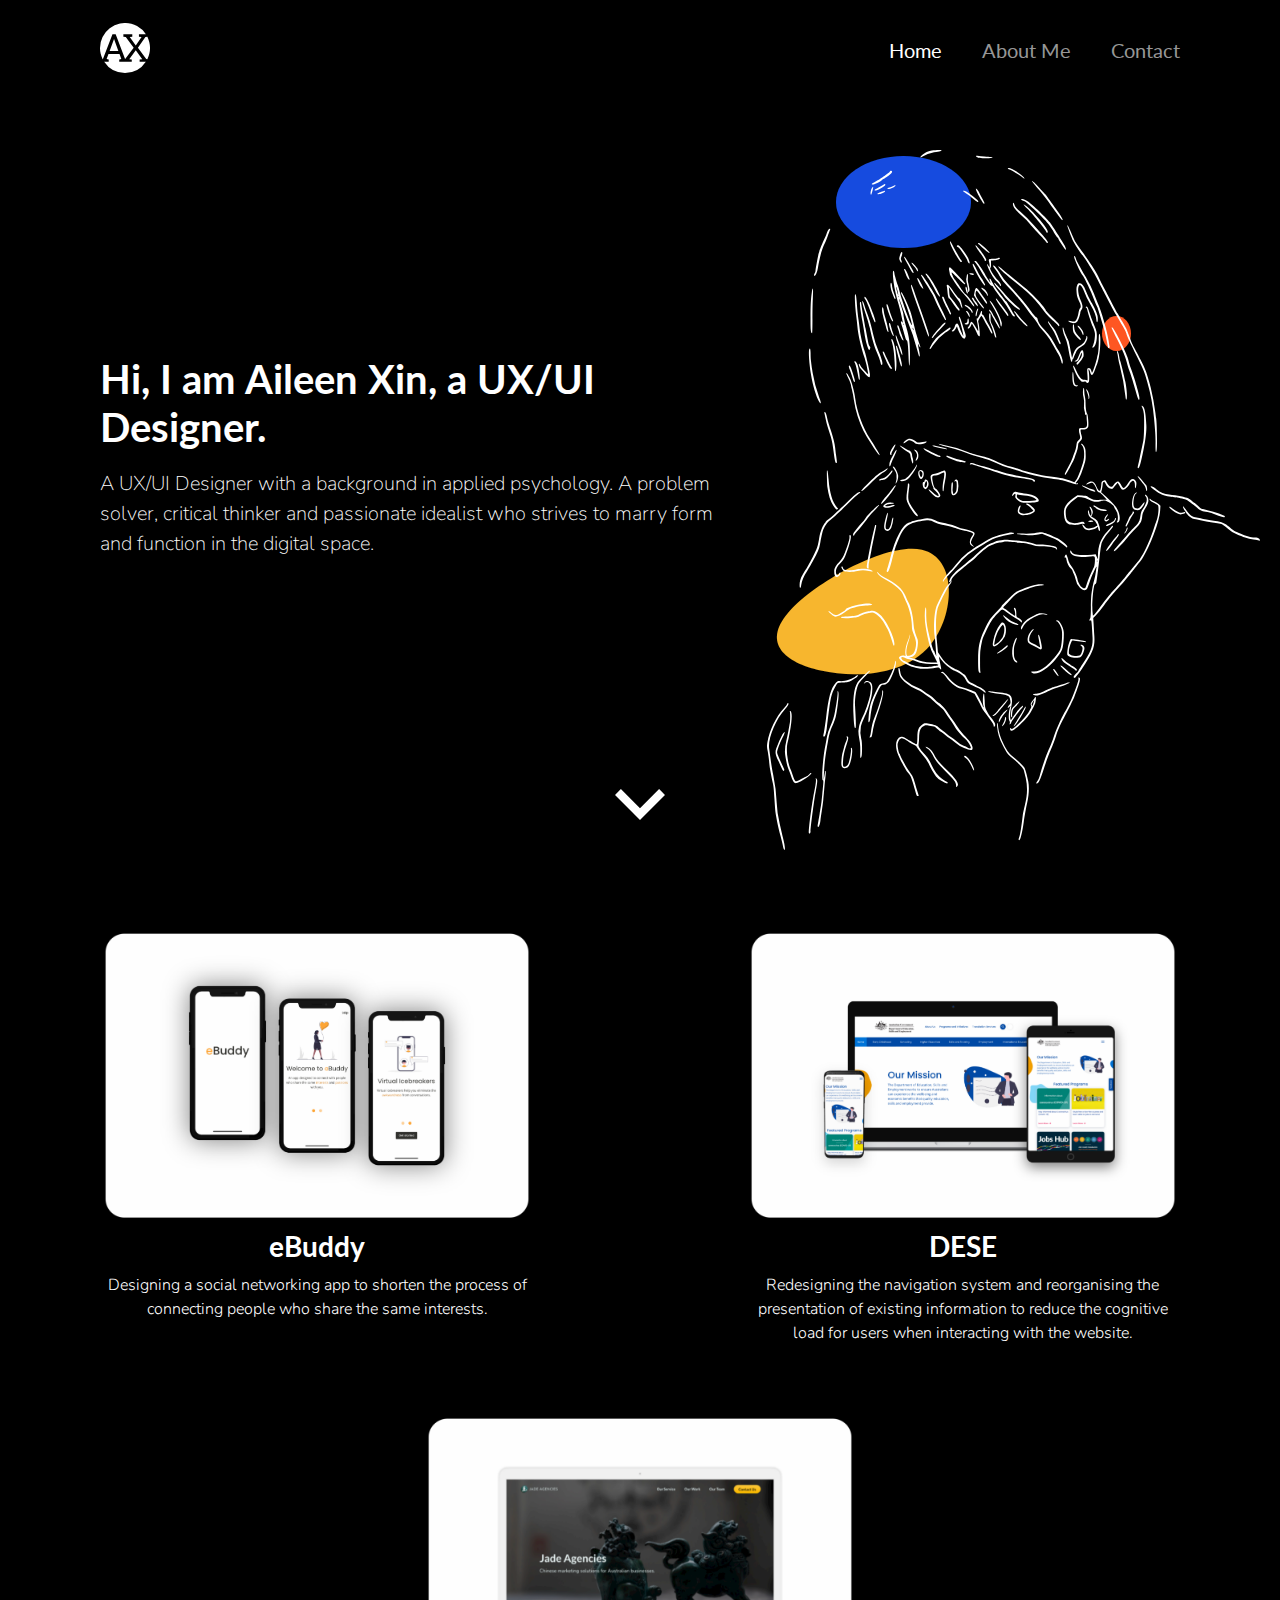
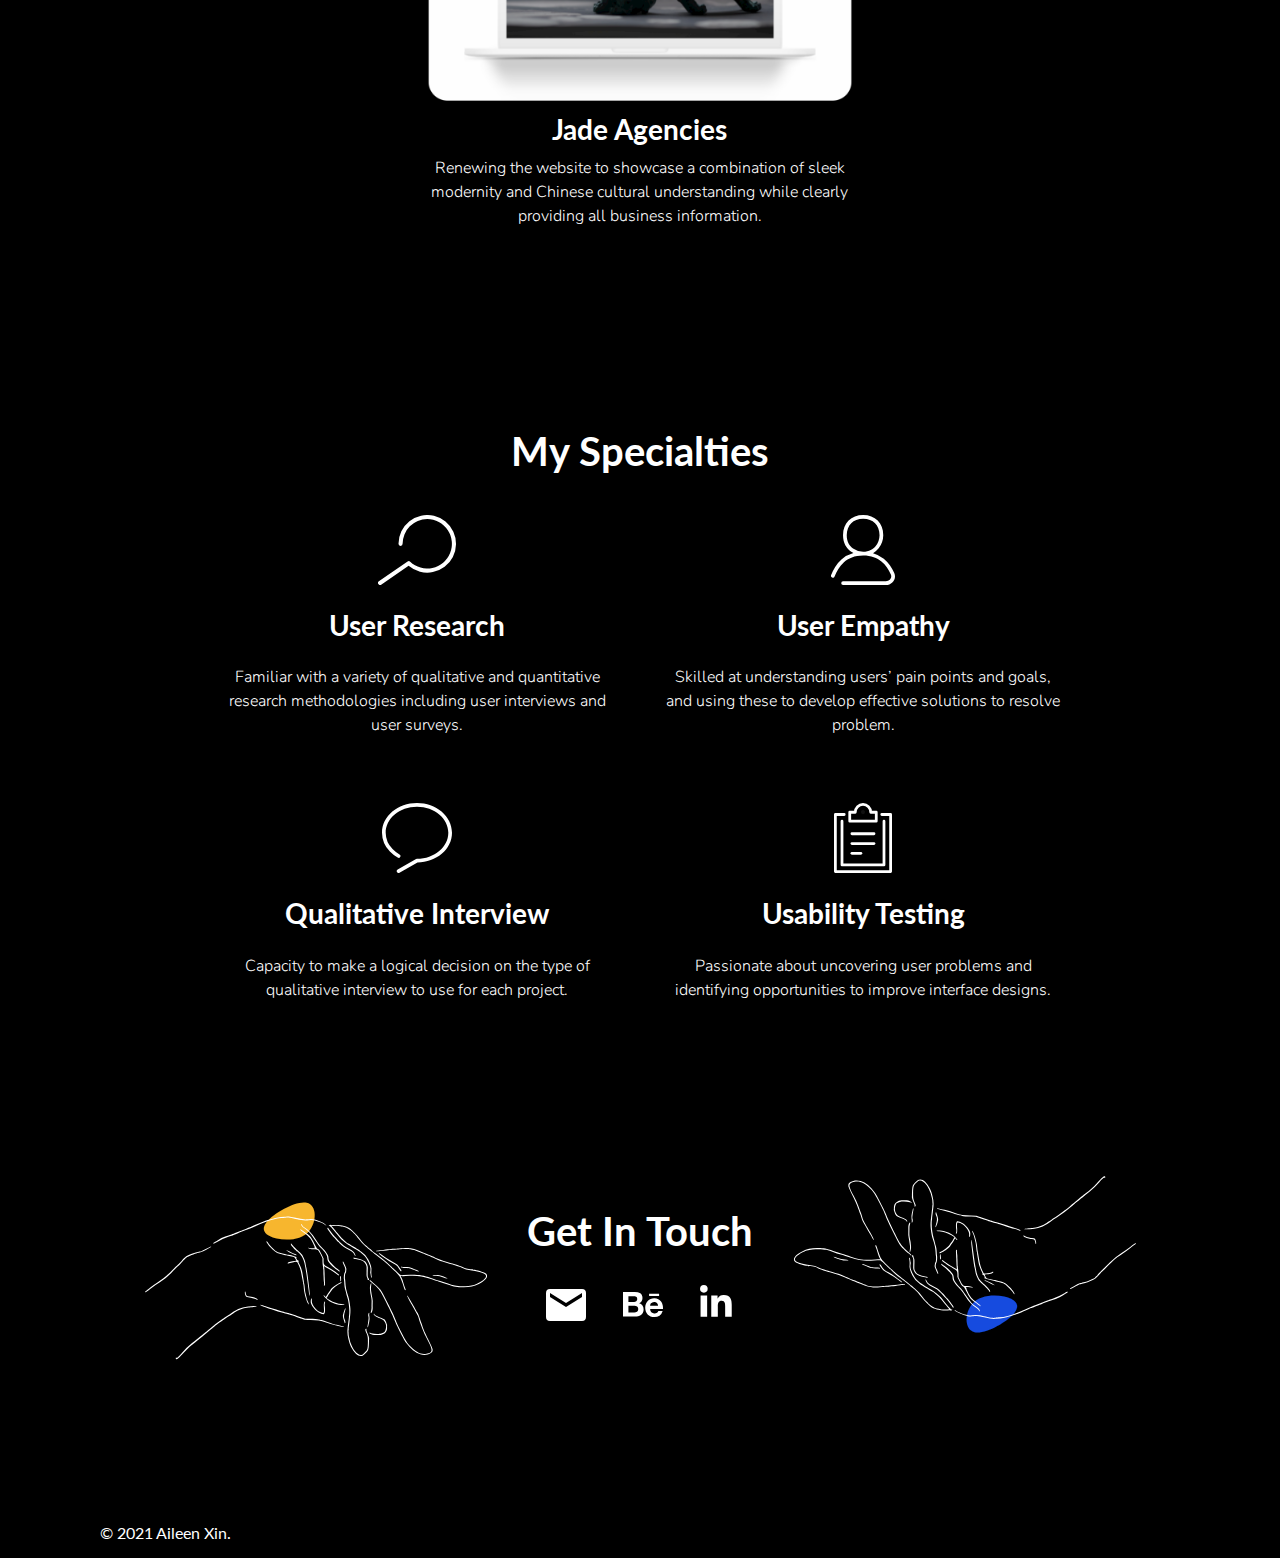
<file: index.html>
<!doctype html>

<html lang="en">

<head>
  <meta charset="utf-8">
  <title>Aileen Xin's Portfolio</title>
  <link rel="shortcut icon" type="image/jpg" href="images/logo.svg"/>
  <meta name="description" content="The HTML5 Herald">
  <meta name="author" content="SitePoint">
  <meta name="viewport" content="width=device-width, initial-scale=1.0">
  <link rel="stylesheet" href="css/style.css">
  <link rel="stylesheet" href="css/header.css">
  <link rel="stylesheet" href="css/footer.css">
  <link rel="stylesheet" href="css/sidenav.css">
  <link rel="preconnect" href="https://fonts.gstatic.com">
  <link rel="preconnect" href="https://fonts.gstatic.com">
  <link href="https://fonts.googleapis.com/css2?family=Lato:ital,wght@0,100;0,300;0,400;0,700;0,900;1,100;1,300;1,400;1,700;1,900&family=Nunito:ital,wght@0,200;0,300;0,400;0,600;0,700;0,800;0,900;1,200;1,300;1,400;1,600;1,700;1,800;1,900&display=swap" rel="stylesheet">
   <!-- Hotjar Tracking Code for https://snowjackband.github.io/UX_UI_HW_20/index.html -->
  <script>
    (function(h,o,t,j,a,r){
        h.hj=h.hj||function(){(h.hj.q=h.hj.q||[]).push(arguments)};
        h._hjSettings={hjid:2327926,hjsv:6};
        a=o.getElementsByTagName('head')[0];
        r=o.createElement('script');r.async=1;
        r.src=t+h._hjSettings.hjid+j+h._hjSettings.hjsv;
        a.appendChild(r);
    })(window,document,'https://static.hotjar.com/c/hotjar-','.js?sv=');
  </script>

  
    <!-- Global site tag (gtag.js) - Google Analytics -->
  <script async src="https://www.googletagmanager.com/gtag/js?id=G-9DNZT0H7HR"></script>
  <script>
    window.dataLayer = window.dataLayer || [];
    function gtag(){dataLayer.push(arguments);}
    gtag('js', new Date());

    gtag('config', 'G-9DNZT0H7HR');
  </script>
</head>

<body>
  <header class="navigation">
    <a href="index.html">
    <img src="images/logo.svg" alt="logo" class="logo">
    </a>
    <ul class="navigation-links">
      <li class='navigation-link'><a href="index.html">Home</a></li>
      <li class='navigation-link'><a href="about.html">About Me</a></li>
      <li class='navigation-link'><a href="contact.html">Contact</a></li>
    </ul>
    <button onclick="openNav()" class="hamburger"><img src="images/ic_menu_24px.svg" alt="hamburger"></button>
  </header>

  <div id="mySidenav" class="sidenav">
    <a href="javascript:void(0)" class="closebtn" onclick="closeNav()">&times;</a>
    <a href="index.html" class="navigation-link">Home</a>
    <a href="about.html" class="navigation-link">About Me</a>
    <a href="contact.html" class="navigation-link">Contact</a>
  </div>

  <section class="content">
    <div class="self-introduction">
      <h1>Hi, I am Aileen Xin, a UX/UI Designer.</h1>
      <p>A UX/UI Designer with a background in applied psychology. A problem solver, critical thinker and
        passionate idealist who strives to marry form and function in the digital space. </p>
    </div>
    <div class="img-myself">
    <img src="images/myself.svg" alt="myself" class="myself">
    
    <svg class="blue-eclipse" xmlns="http://www.w3.org/2000/svg" xmlns:xlink="http://www.w3.org/1999/xlink" width="153" height="110" viewBox="0 0 153 110">
  <defs>
    <filter id="Ellipse_1" x="0" y="0" width="153" height="110" filterUnits="userSpaceOnUse">
      <feOffset dy="3" input="SourceAlpha"/>
      <feGaussianBlur stdDeviation="3" result="blur"/>
      <feFlood flood-opacity="0.161"/>
      <feComposite operator="in" in2="blur"/>
      <feComposite in="SourceGraphic"/>
    </filter>
  </defs>
  <g transform="matrix(1, 0, 0, 1, 0, 0)" filter="url(#Ellipse_1)">
    <ellipse id="Ellipse_1-2" data-name="Ellipse 1" cx="67.5" cy="46" rx="67.5" ry="46" transform="translate(9 6)" fill="#144cdf"/>
  </g>
</svg>

<svg class="yellow-eclipse" xmlns="http://www.w3.org/2000/svg" xmlns:xlink="http://www.w3.org/1999/xlink" width="220.532" height="227.533" viewBox="0 0 220.532 227.533">
  <defs>
    <filter id="Path_10" x="0" y="0" width="220.532" height="227.533" filterUnits="userSpaceOnUse">
      <feOffset dy="3" input="SourceAlpha"/>
      <feGaussianBlur stdDeviation="3" result="blur"/>
      <feFlood flood-opacity="0.161"/>
      <feComposite operator="in" in2="blur"/>
      <feComposite in="SourceGraphic"/>
    </filter>
  </defs>
  <g transform="matrix(1, 0, 0, 1, 0, 0)" filter="url(#Path_10)">
    <path id="Path_10-2" data-name="Path 10" d="M1656.349,135.7c-38.669-7.5-44.36,21.519-34.06,56.543s36.59,76.056,75.259,83.552,89.717-18.545,79.417-53.569S1695.018,143.2,1656.349,135.7Z" transform="translate(-892.96 1496.13) rotate(-61)" fill="#f7b62d"/>
  </g>
</svg>

 <svg class="red-eclipse" xmlns="http://www.w3.org/2000/svg" xmlns:xlink="http://www.w3.org/1999/xlink" width="47" height="53" viewBox="0 0 47 53">
  <defs>
    <filter id="Path_227" x="0" y="0" width="47" height="53" filterUnits="userSpaceOnUse">
      <feOffset dy="3" input="SourceAlpha"/>
      <feGaussianBlur stdDeviation="3" result="blur"/>
      <feFlood flood-opacity="0.161"/>
      <feComposite operator="in" in2="blur"/>
      <feComposite in="SourceGraphic"/>
    </filter>
  </defs>
  <g transform="matrix(1, 0, 0, 1, 0, 0)" filter="url(#Path_227)">
    <path id="Path_227-2" data-name="Path 227" d="M14.5,0C22.508,0,29,7.835,29,17.5S22.508,35,14.5,35,0,27.165,0,17.5,6.492,0,14.5,0Z" transform="translate(9 6)" fill="#fe5621"/>
  </g>
</svg>

    </div>
    <a href="#content-case-study">
    <img src="images/arrow.svg" alt="arrow" class="arrow">
    </a>
  </section>

  <section id="content-case-study" class="content-case-study">
    <div id="case1" class="case-study">
      <a href="ebuddy.html">
        <img src="images/ebuddy.png" alt="ebuddy" class="case-study-img">
        <h3><span>eBuddy</span></h3>
      </a>
      <p>Designing a social networking app to shorten the process of connecting people who share the same interests. </p>
    </div>

    <div id="case2" class="case-study">
     <a href="dese.html">
        <img src="images/DESE.png" alt="DESE" class="case-study-img">
        <h3><span>DESE</span></h3>
      </a>
      <p>Redesigning the navigation system and reorganising the presentation of existing information to reduce the cognitive load for users when interacting with the website. </p>
    </div>

    <div id="case3" class="case-study">
      <a href="jade.html">
        <img src="images/Jade-agencies.png" alt="Jade Agencies" class="case-study-img">
        <h3><span>Jade Agencies</span></h3>
      </a>
      <p>Renewing the website to showcase a combination of sleek modernity and Chinese cultural understanding while clearly providing all business information.</p>
    </div>
  </section>

  <section class="content-special">
      <h1>My Specialties </h1>
    <div class="content-special-info">
    <div id="user-research" class="special">
      <div class="img-container">
      <img src="images/Icon_search.svg" alt="search" class="special-img">
      </div>
      <h2>User Research</h2>
      <p>Familiar with a variety of qualitative and quantitative research methodologies including user interviews and user surveys.</p>
    </div>

    <div id="user-empathy" class="special">
      <div class="img-container">
      <img src="images/Icon_profile.svg" alt="profile" class="special-img">
      </div>
      <h2>User Empathy</h2>
      <p>Skilled at understanding users’ pain points and goals, and using these to develop effective solutions to resolve problem.</p>
    </div>

    <div id="qualitative-interview" class="special">
      <div class="img-container">
      <img src="images/Icon_message.svg" alt="message" class="special-img">
      </div>
      <h2>Qualitative Interview</h2>
      <p> Capacity to make a logical decision on the type of qualitative interview to use for each project.</p>
    </div>

    <div id="usability-testing" class="special">
      <div class="img-container">
        <img src="images/notes.svg" alt="note" class="special-img">
      </div>
      <h2>Usability Testing</h2>
      <p>Passionate about uncovering user problems and identifying opportunities to improve interface designs.</p>
    </div>
    </div>
  </section>

  <section class="get-in-touch">
    <img src="images/Hand-left.svg" alt="left hand" class="left-hand">
    <div class="get-info">
      <h1>Get In Touch</h1>
      <div class="social-media">
      <a href="mailto:aileenxin28@gmail.com"><svg xmlns="http://www.w3.org/2000/svg" id="Component_35_1" data-name="Component 35 – 1" width="40" height="40" viewBox="0 0 40 40">
        <rect id="Rectangle_1146" data-name="Rectangle 1146" width="40" height="40"  opacity="0"/>
        <g id="ic_email_24px" transform="translate(0 4)">
          <path id="Path_447" data-name="Path 447" d="M38,4H6A4,4,0,0,0,2.02,8L2,32a4.012,4.012,0,0,0,4,4H38a4.012,4.012,0,0,0,4-4V8A4.012,4.012,0,0,0,38,4Zm0,8L22,22,6,12V8L22,18,38,8Z" transform="translate(-2 -4)"/>
        </g>
      </svg></a>

      <a href="https://www.behance.net/aileenxin"><svg xmlns="http://www.w3.org/2000/svg" id="Component_36_1" data-name="Component 36 – 1" width="40" height="40" viewBox="0 0 40 40">
        <rect id="Rectangle_1147" data-name="Rectangle 1147" width="40" height="40" opacity="0"/>
        <g id="bxl-behance" transform="translate(0 7)">
          <path id="Path_445" data-name="Path 445" d="M13.6,5.731a15.291,15.291,0,0,1,3.209.31,6.988,6.988,0,0,1,2.485,1.016A4.793,4.793,0,0,1,20.9,8.934a6.626,6.626,0,0,1,.56,2.885,5.394,5.394,0,0,1-.842,3.1,6.088,6.088,0,0,1-2.511,2.029,5.9,5.9,0,0,1,3.379,2.291A6.835,6.835,0,0,1,22.6,23.19a6.8,6.8,0,0,1-.716,3.225,6.217,6.217,0,0,1-1.947,2.227,8.626,8.626,0,0,1-2.8,1.279,12.569,12.569,0,0,1-3.217.412H2V5.731Zm-.7,9.94a3.917,3.917,0,0,0,2.383-.69,2.587,2.587,0,0,0,.926-2.237,2.955,2.955,0,0,0-.3-1.413,2.227,2.227,0,0,0-.834-.856,3.365,3.365,0,0,0-1.193-.43,7.215,7.215,0,0,0-1.393-.122H7.418v5.748Zm.3,10.474a6.894,6.894,0,0,0,1.519-.154,3.543,3.543,0,0,0,1.273-.522,2.586,2.586,0,0,0,.88-.982,3.421,3.421,0,0,0,.324-1.6,3.216,3.216,0,0,0-1.066-2.715,4.57,4.57,0,0,0-2.827-.808H7.418v6.777H13.2Zm17.123-.082a4.355,4.355,0,0,0,3.167,1.076,4.384,4.384,0,0,0,2.555-.746,3.153,3.153,0,0,0,1.305-1.579h4.308a8.164,8.164,0,0,1-3.177,4.6,9.241,9.241,0,0,1-5.158,1.385,10.235,10.235,0,0,1-3.8-.674,8.063,8.063,0,0,1-2.877-1.915,8.736,8.736,0,0,1-1.809-2.969,10.861,10.861,0,0,1-.64-3.8,10.44,10.44,0,0,1,.658-3.726,8.748,8.748,0,0,1,1.867-2.985,8.871,8.871,0,0,1,2.887-1.987,9.264,9.264,0,0,1,3.714-.724,8.462,8.462,0,0,1,3.956.88,7.931,7.931,0,0,1,2.779,2.363,9.645,9.645,0,0,1,1.565,3.381,12.57,12.57,0,0,1,.342,3.964H29.112a5,5,0,0,0,1.211,3.457ZM35.946,16.7a3.659,3.659,0,0,0-2.769-.992,4.216,4.216,0,0,0-1.947.4,3.938,3.938,0,0,0-1.239.982,3.542,3.542,0,0,0-.656,1.255,5.638,5.638,0,0,0-.222,1.173h7.961A4.753,4.753,0,0,0,35.946,16.7ZM28.113,7.382h9.974V9.811H28.113Z" transform="translate(-2 -5.731)"/>
        </g>
      </svg></a>

      <a href="https://www.linkedin.com/in/aileenxin/"><svg xmlns="http://www.w3.org/2000/svg" id="Component_37_1" data-name="Component 37 – 1" width="32" height="32" viewBox="0 0 32 32">
        <rect id="Rectangle_1148" data-name="Rectangle 1148" width="32" height="32" opacity="0"/>
        <g id="bxl-linkedin" transform="translate(0.053 0.053)">
          <ellipse id="Ellipse_84" data-name="Ellipse 84" cx="3.806" cy="3.806" rx="3.806" ry="3.806" transform="translate(0 0)"/>
          <path id="Path_446" data-name="Path 446" d="M13.78,9.077V30.194h6.557V19.751c0-2.756.518-5.424,3.935-5.424,3.37,0,3.411,3.15,3.411,5.6V30.2h6.56V18.615c0-5.689-1.225-10.06-7.874-10.06a6.894,6.894,0,0,0-6.207,3.41h-.089V9.077ZM3.1,9.077H9.662V30.194H3.095Z" transform="translate(-2.573 1.42)"/>
        </g>
      </svg></a>
    </div>
    </div>
    <img src="images/Hand-right.svg" alt="right hand" class="right-hand">
  </section>

  <footer>
    <p>© 2021 Aileen Xin.</p>
  </footer>
 
  <script src="https://ajax.googleapis.com/ajax/libs/jquery/3.3.1/jquery.min.js"></script>
  <script src="scripts/scroll.js"></script>
  <script src="scripts/sidenav.js"></script>
  <script src="scripts/navlinks.js"></script>
</body>

</html>
</file>
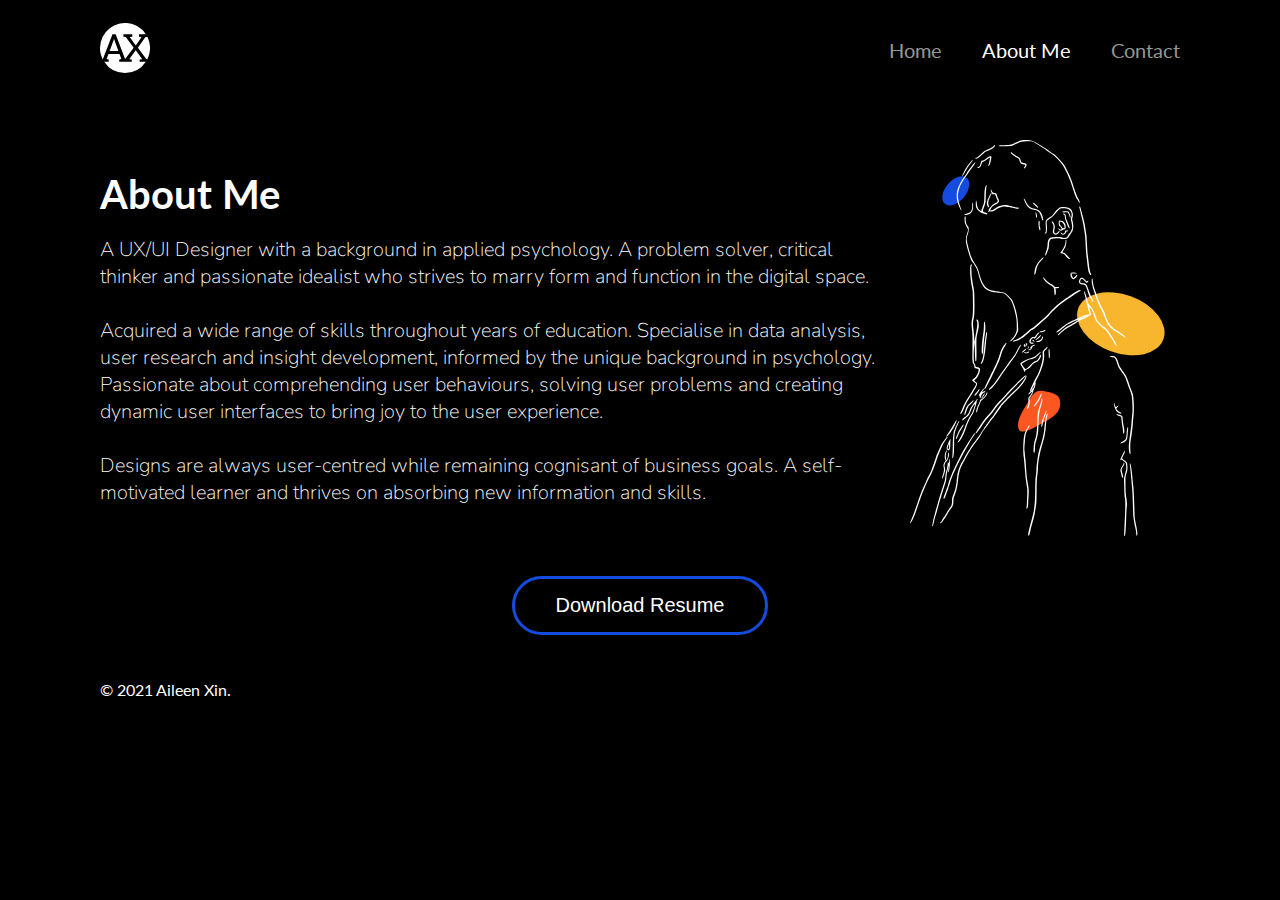
<file: about.html>
<!doctype html>

<html lang="en">

<head>
  <meta charset="utf-8">
  <title>Aileen Xin's Portfolio</title>
  <link rel="shortcut icon" type="image/jpg" href="images/logo.svg"/>
  <meta name="description" content="The HTML5 Herald">
  <meta name="author" content="SitePoint">
  <meta name="viewport" content="width=device-width, initial-scale=1.0">
  <link rel="stylesheet" href="css/about.css">
  <link rel="stylesheet" href="css/header.css">
  <link rel="stylesheet" href="css/footer.css">
  <link rel="stylesheet" href="css/sidenav.css">
  <link rel="preconnect" href="https://fonts.gstatic.com">
  <link rel="preconnect" href="https://fonts.gstatic.com">
  <link href="https://fonts.googleapis.com/css2?family=Lato:ital,wght@0,100;0,300;0,400;0,700;0,900;1,100;1,300;1,400;1,700;1,900&family=Nunito:ital,wght@0,200;0,300;0,400;0,600;0,700;0,800;0,900;1,200;1,300;1,400;1,600;1,700;1,800;1,900&display=swap" rel="stylesheet">
  <!-- Hotjar Tracking Code for https://snowjackband.github.io/ux_ui_hw_20/about.html -->
  <script>
      (function(h,o,t,j,a,r){
          h.hj=h.hj||function(){(h.hj.q=h.hj.q||[]).push(arguments)};
          h._hjSettings={hjid:2330730,hjsv:6};
          a=o.getElementsByTagName('head')[0];
          r=o.createElement('script');r.async=1;
          r.src=t+h._hjSettings.hjid+j+h._hjSettings.hjsv;
          a.appendChild(r);
      })(window,document,'https://static.hotjar.com/c/hotjar-','.js?sv=');
  </script>
  
    <!-- Global site tag (gtag.js) - Google Analytics -->
  <script async src="https://www.googletagmanager.com/gtag/js?id=G-9DNZT0H7HR"></script>
  <script>
    window.dataLayer = window.dataLayer || [];
    function gtag(){dataLayer.push(arguments);}
    gtag('js', new Date());

    gtag('config', 'G-9DNZT0H7HR');
  </script>
</head>

<body>
     <header class="navigation">
    <a href="index.html">
    <img src="images/logo.svg" alt="logo" class="logo">
    </a>
    <ul class="navigation-links">
      <li class='navigation-link'><a href="index.html">Home</a></li>
      <li class='navigation-link'><a href="about.html">About Me</a></li>
      <li class='navigation-link'><a href="contact.html">Contact</a></li>
    </ul>
    <button onclick="openNav()" class="hamburger"><img src="images/ic_menu_24px.svg" alt="hamburger"></button>
  </header>

  <div id="mySidenav" class="sidenav">
    <a href="javascript:void(0)" class="closebtn" onclick="closeNav()">&times;</a>
    <a href="index.html" class="navigation-link">Home</a>
    <a href="about.html" class="navigation-link">About Me</a>
    <a href="contact.html" class="navigation-link">Contact</a>
  </div>
    
    <section class="content-about-me">
      <div class="about-me-container">
        <div class="about-me">
            <h1>About Me</h1>
            <p>A UX/UI Designer with a background in applied psychology. A problem solver, critical thinker and passionate idealist who strives to marry form and function in the digital space. <br>
                <br>
                Acquired a wide range of skills throughout years of education. Specialise in data analysis, user research and insight development, informed by the unique background in psychology. Passionate about comprehending user behaviours, solving user problems and creating dynamic user interfaces to bring joy to the user experience. <br>
                <br>
                Designs are always user-centred while remaining cognisant of business goals. A self-motivated learner and thrives on absorbing new information and skills.</p>
        </div>
        <img src="images/About-me-img.svg" alt="About me image" class="about-me-img">
        </div>
        <div class="download-resume">
        <button class="download-resume-button"><a href="https://drive.google.com/file/d/1spWDUAvja7fGSCHcwT1KmVeSkumGRQLI/view?usp=sharing">Download Resume</a></button>
        </div>
    </section>
    
    <footer>
        <p>© 2021 Aileen Xin.</p>
    </footer>

     <script src="scripts/sidenav.js"></script>
     <script src="scripts/navlinks.js"></script>
</body>
</html>
</file>
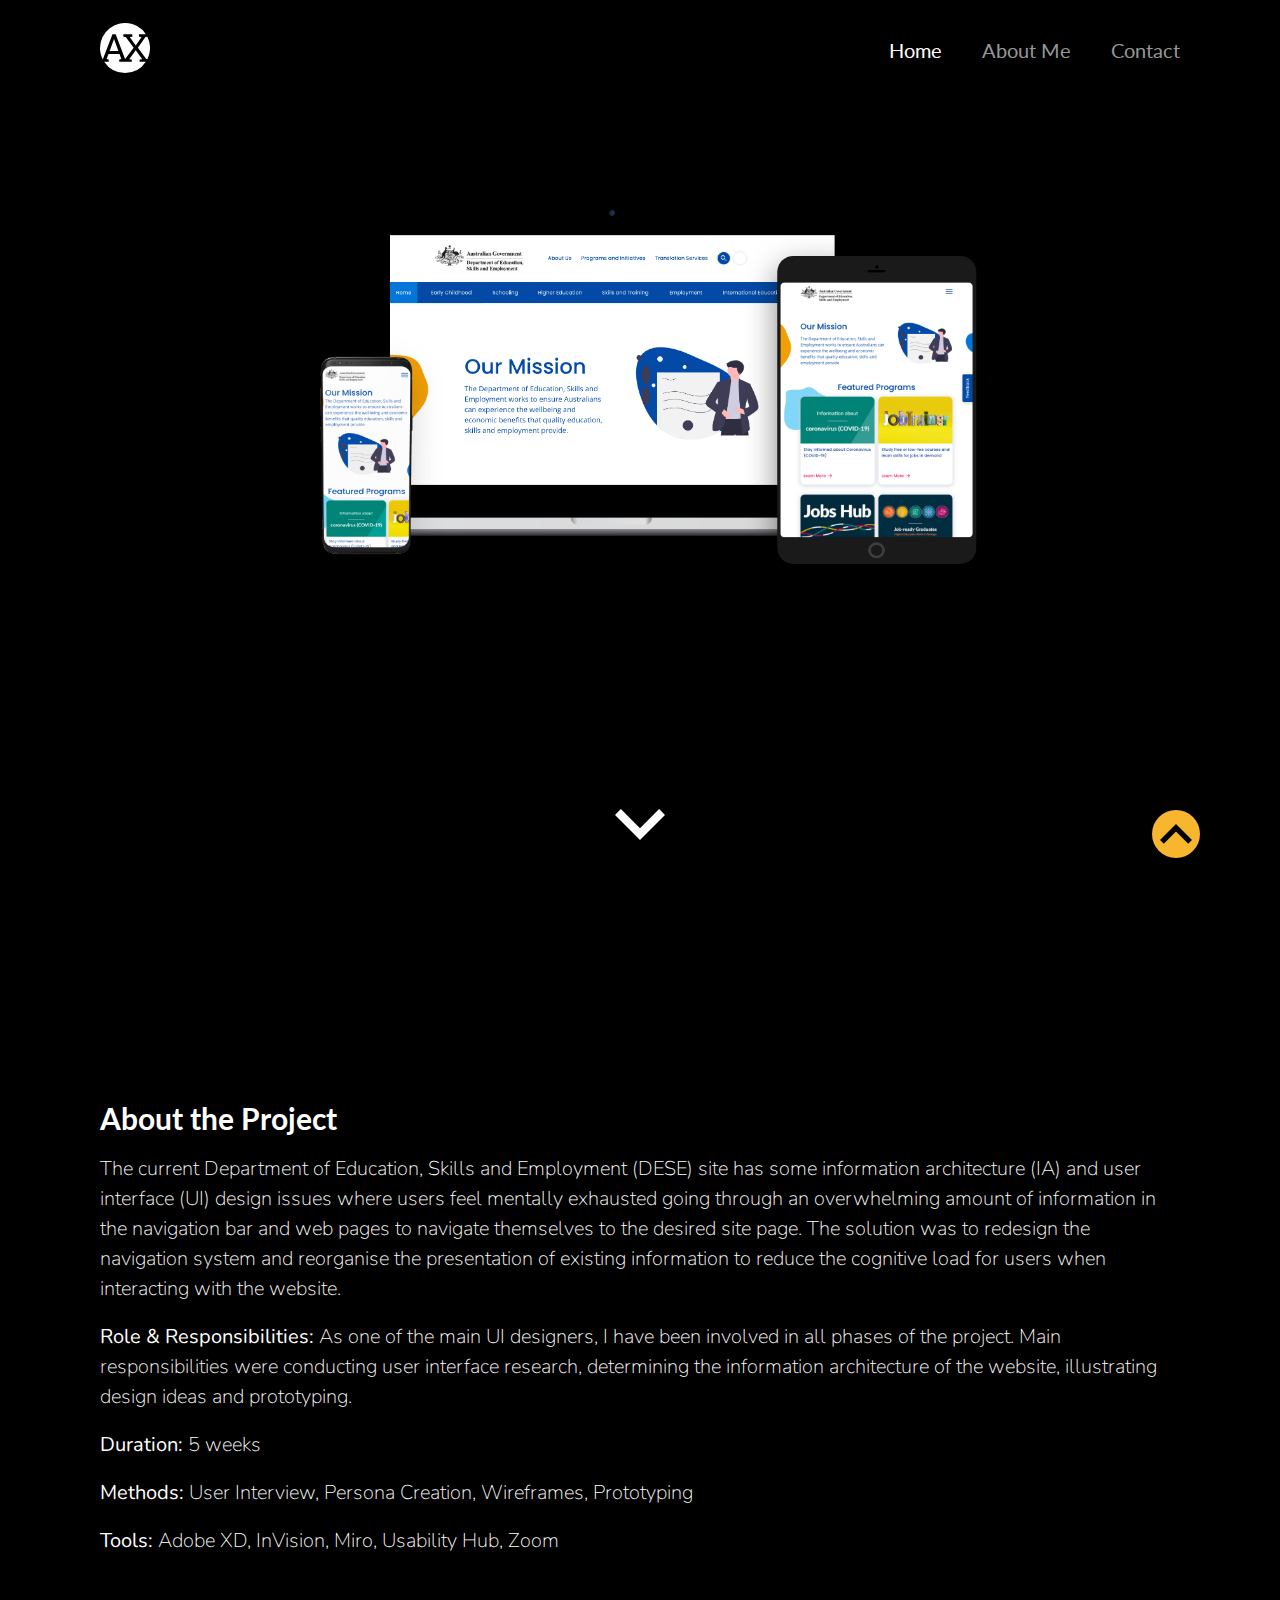
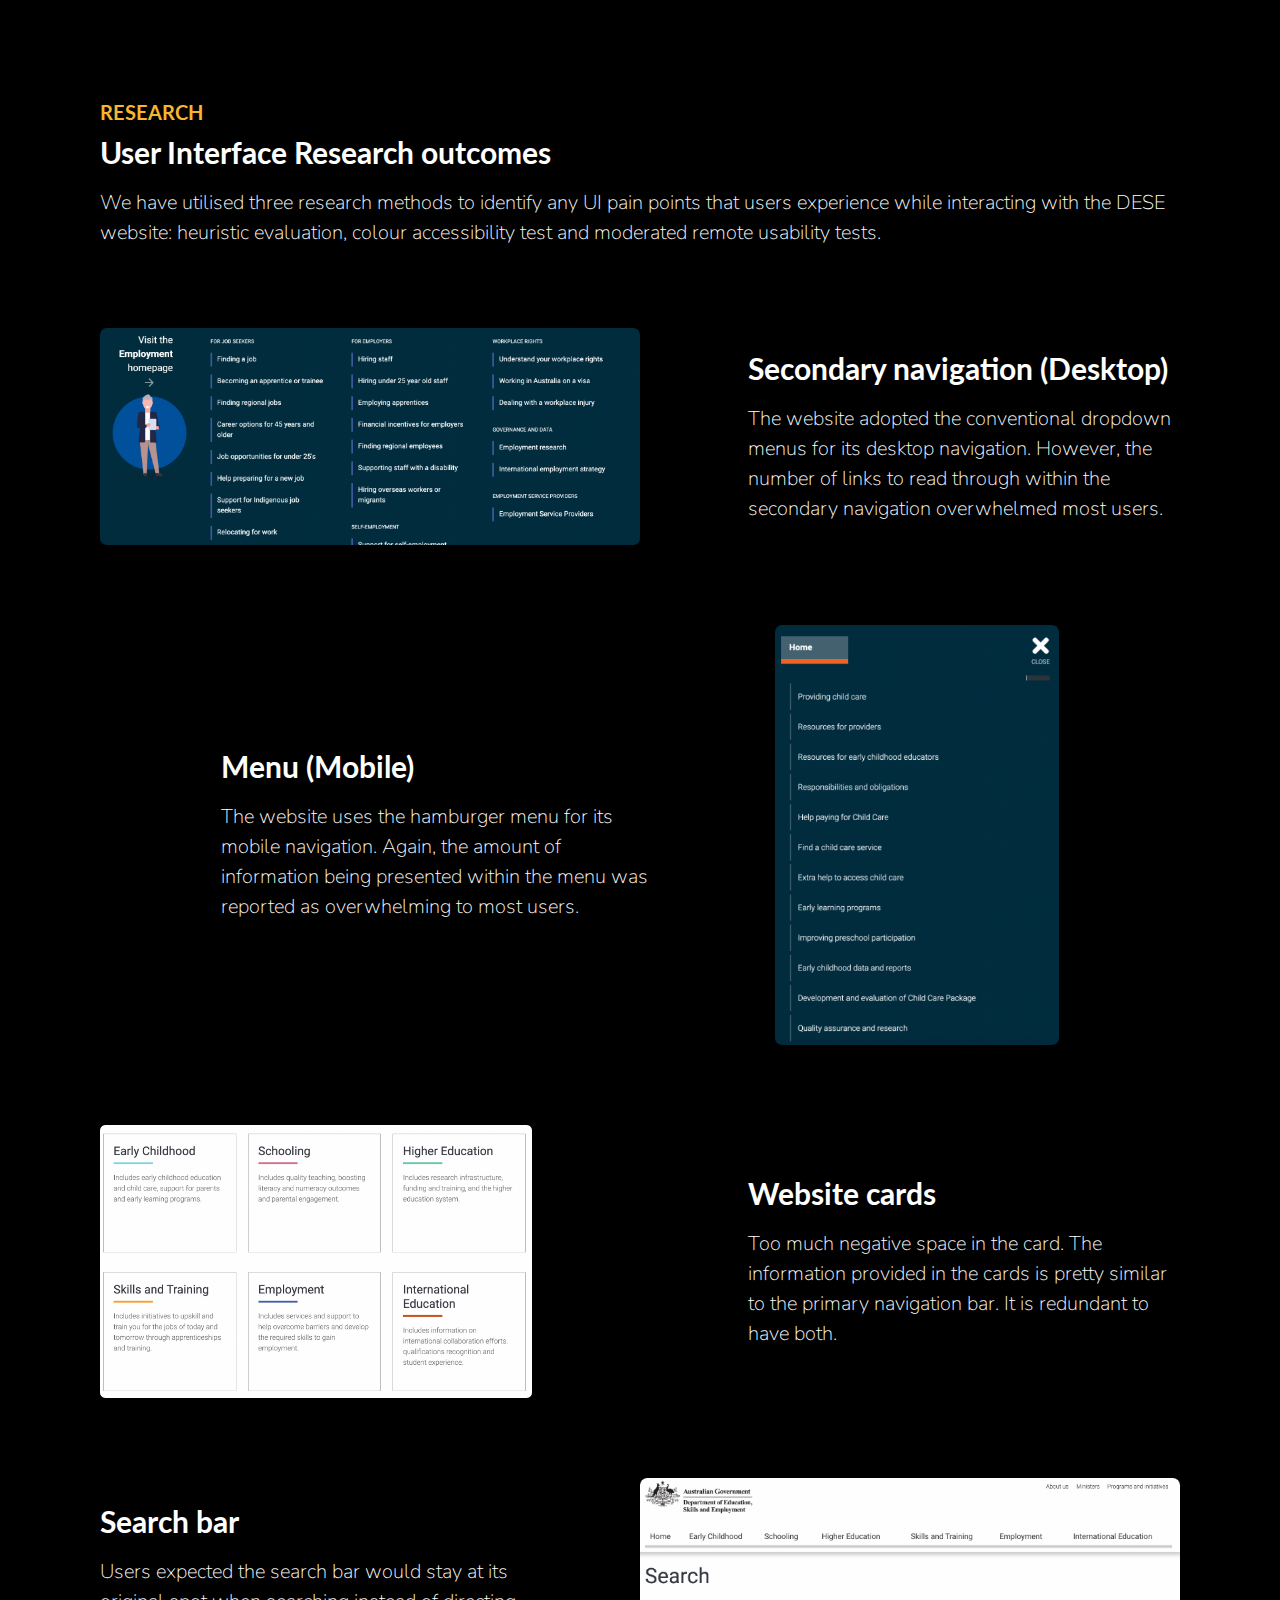
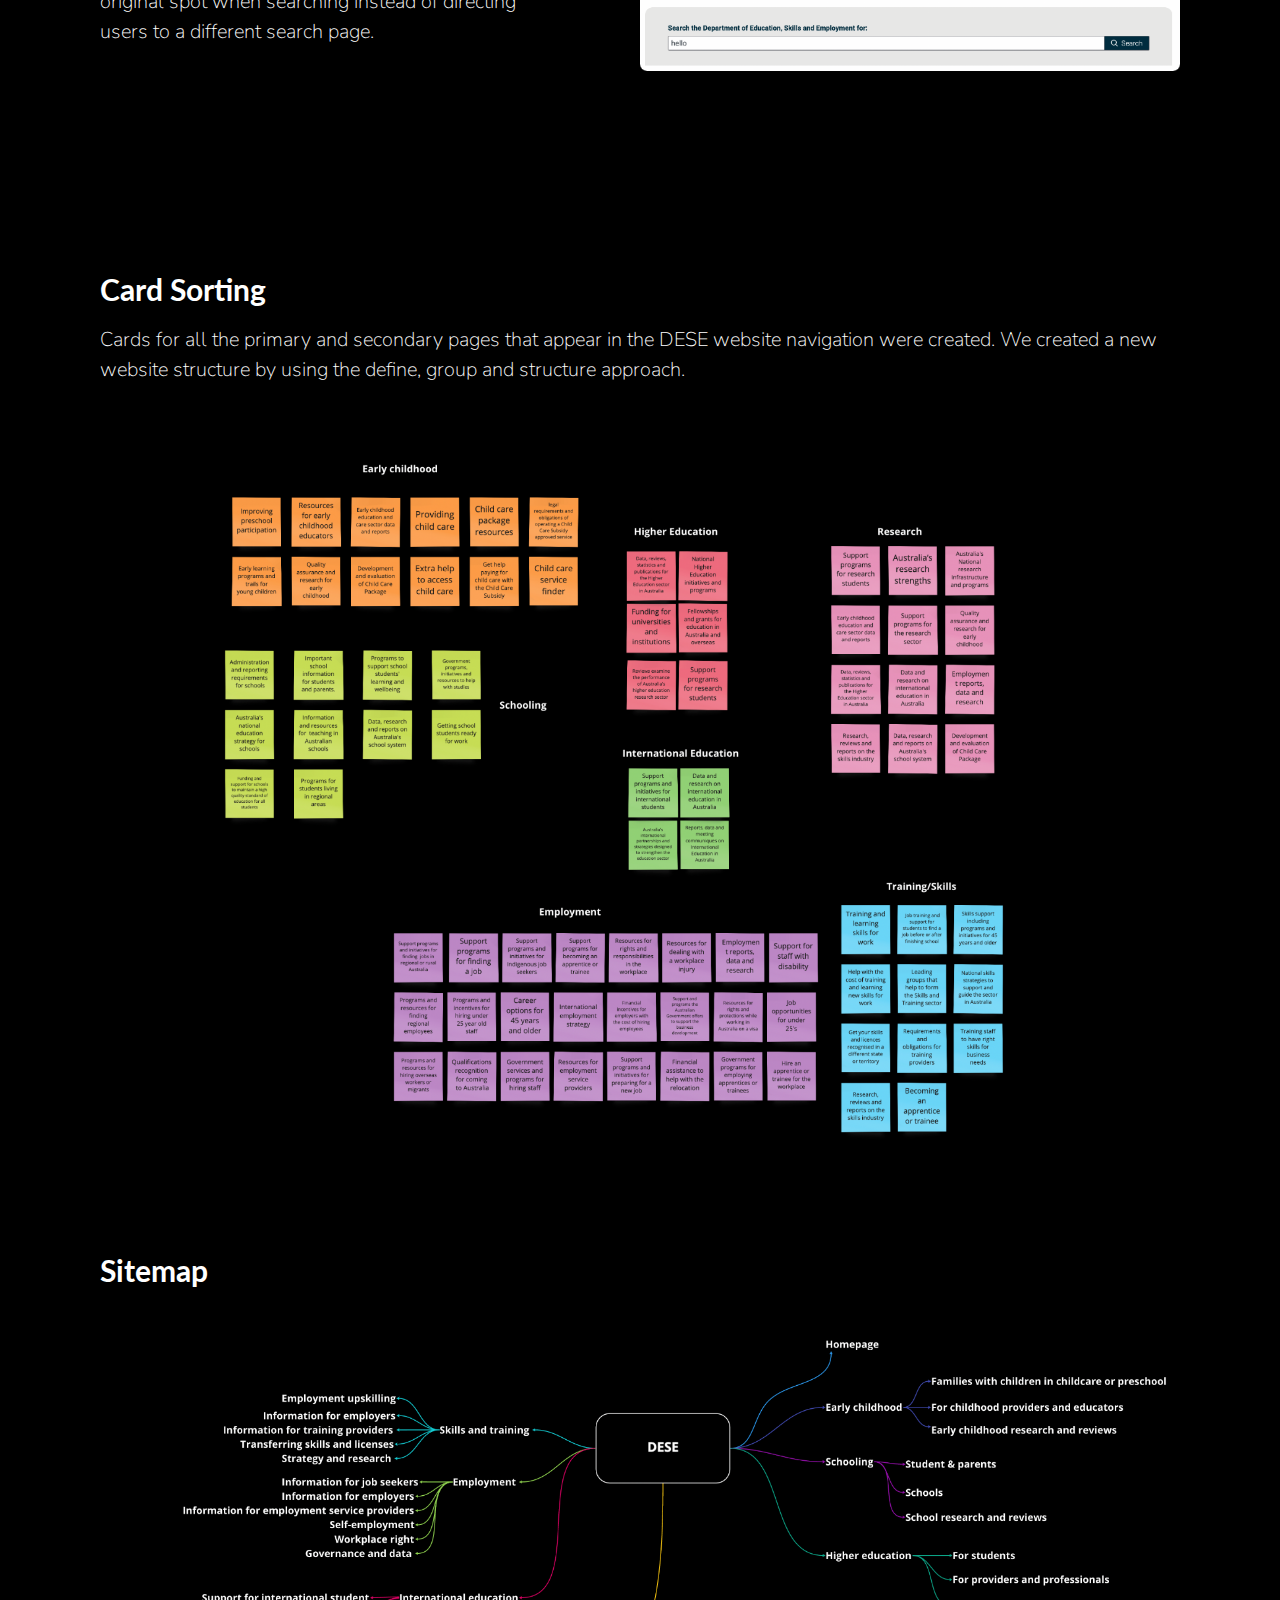
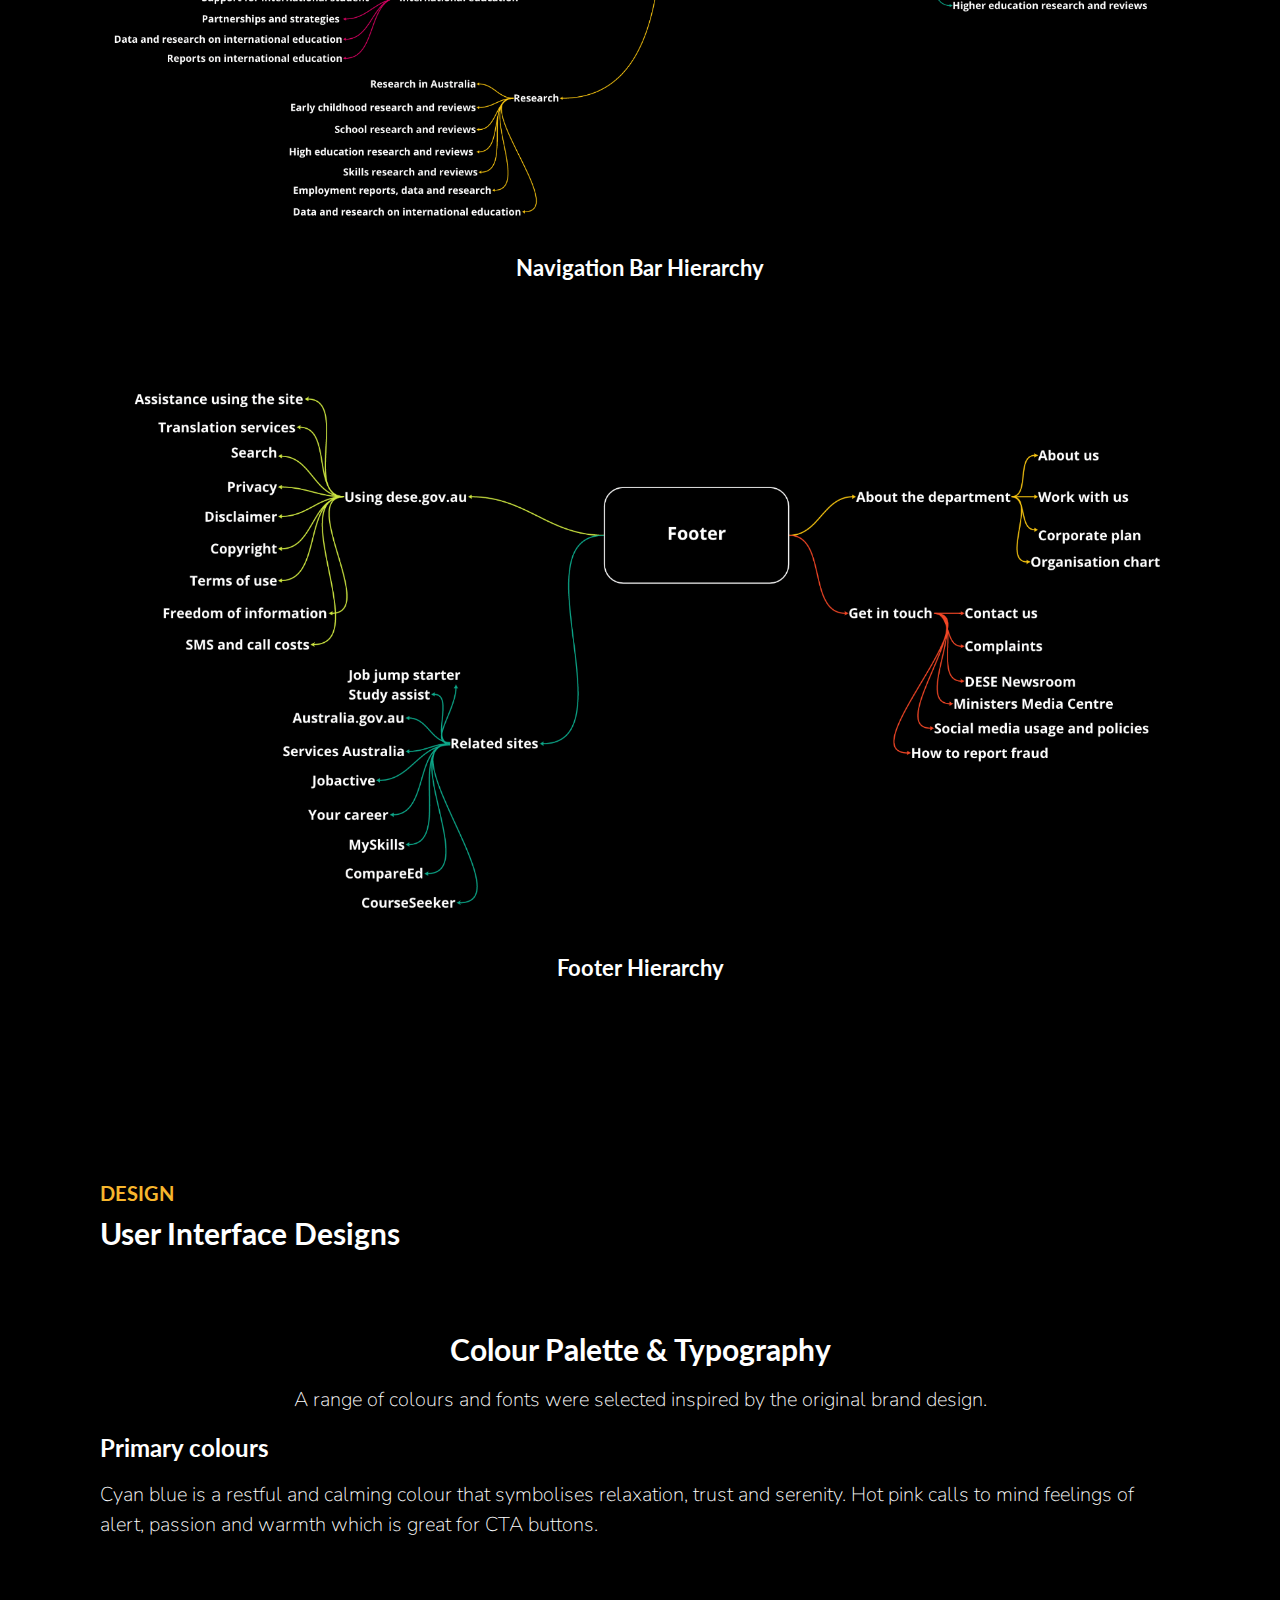
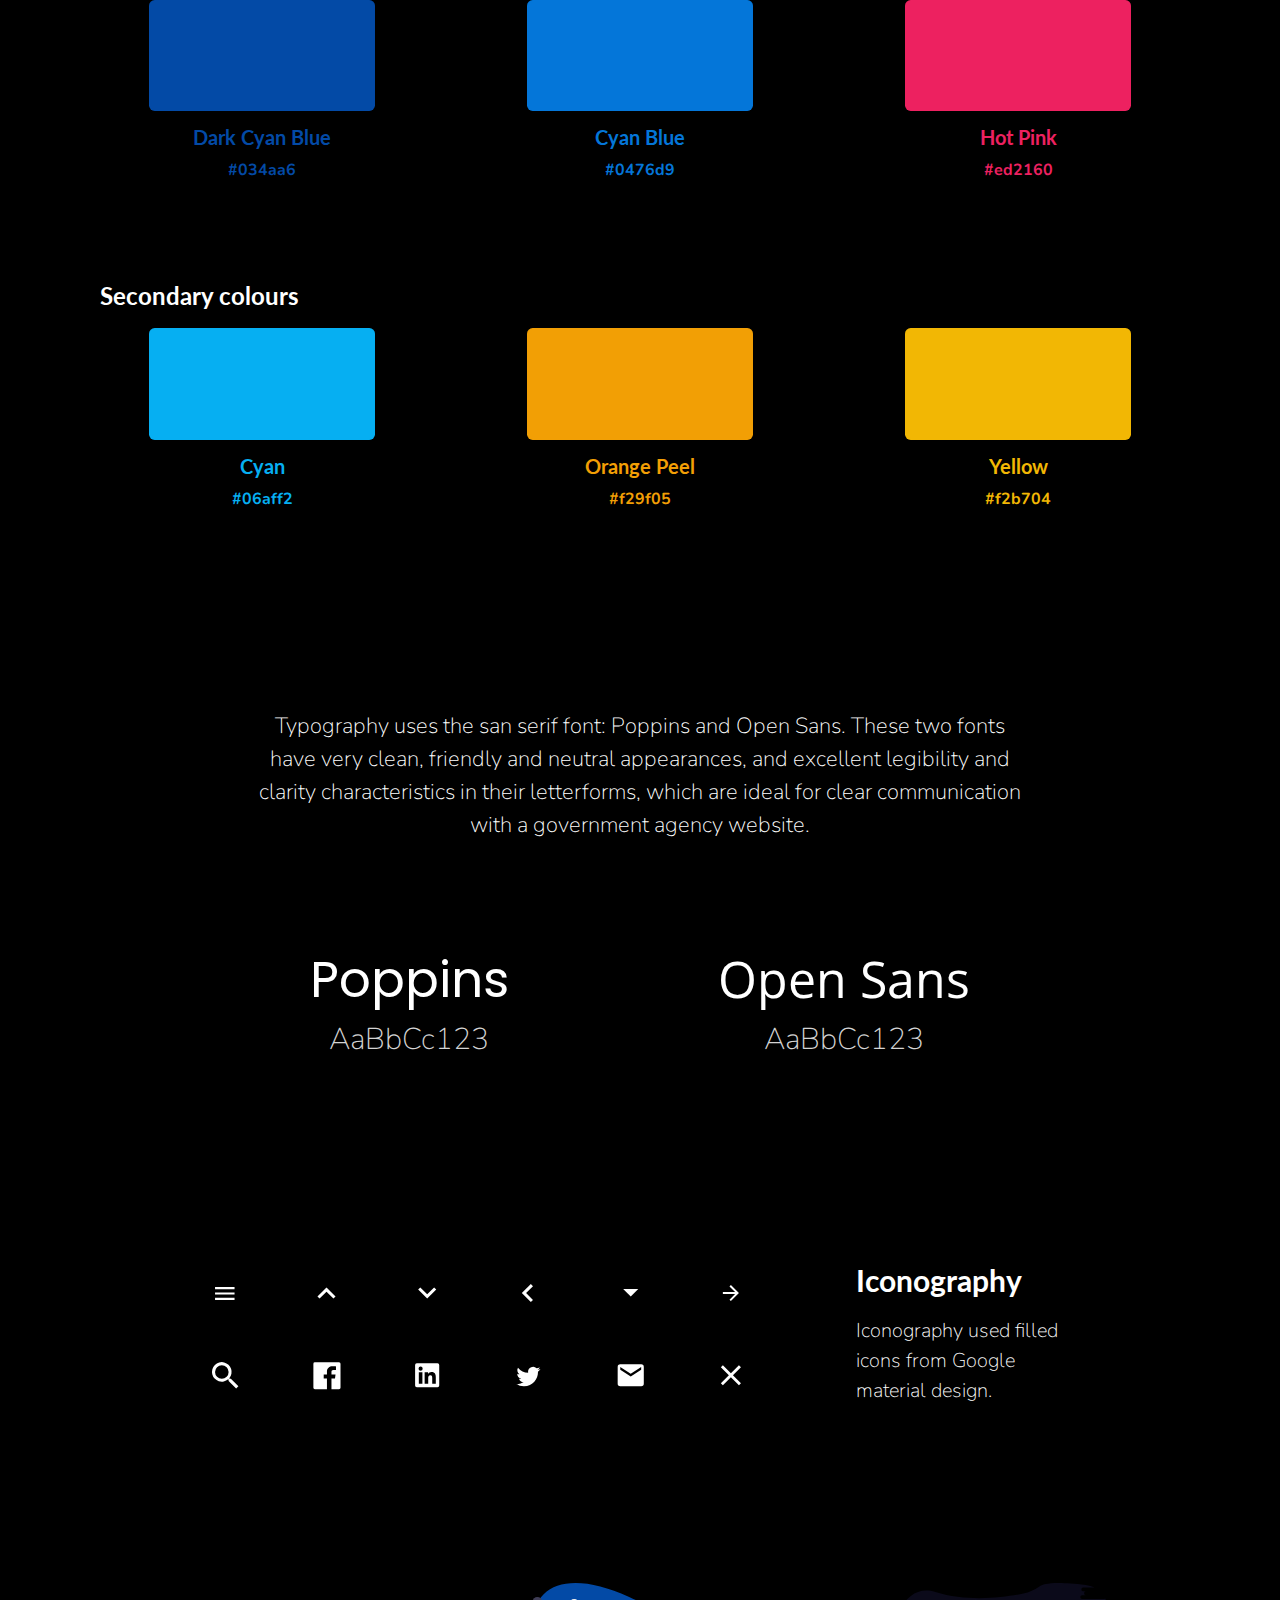
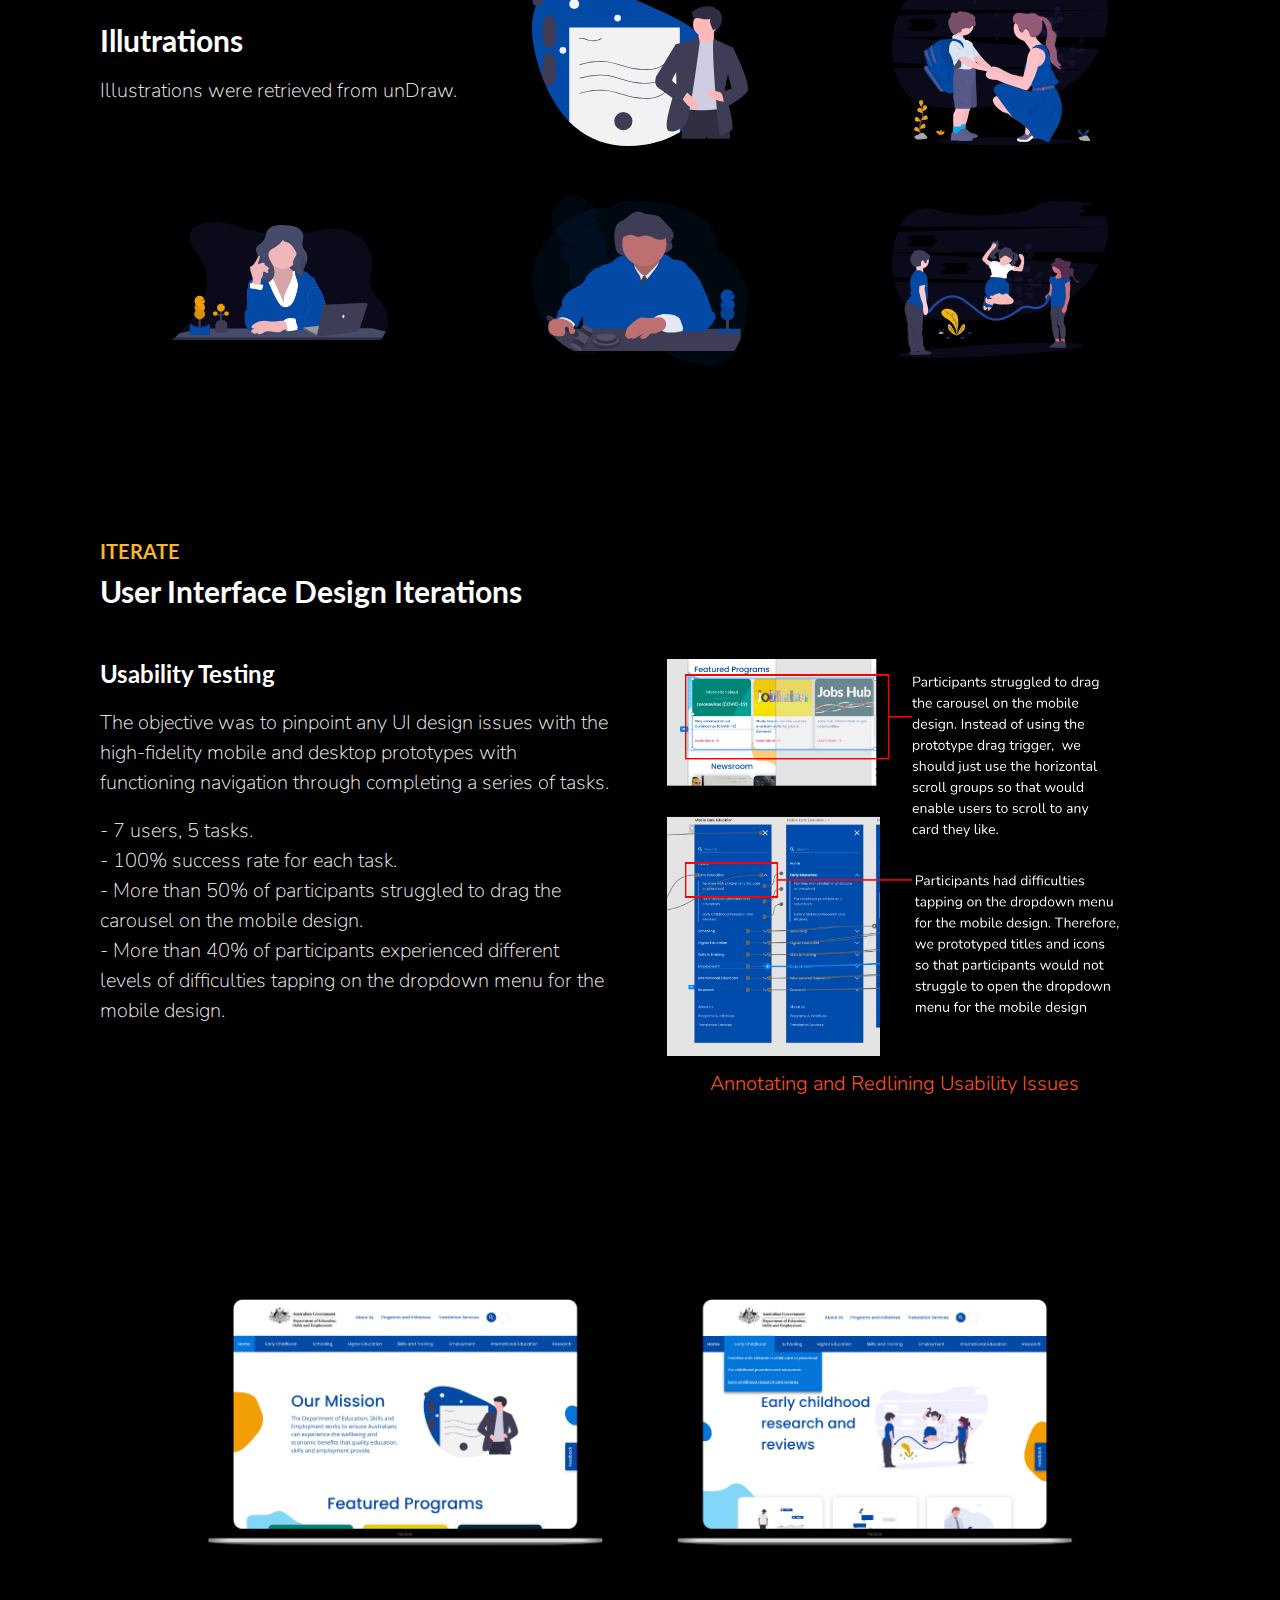
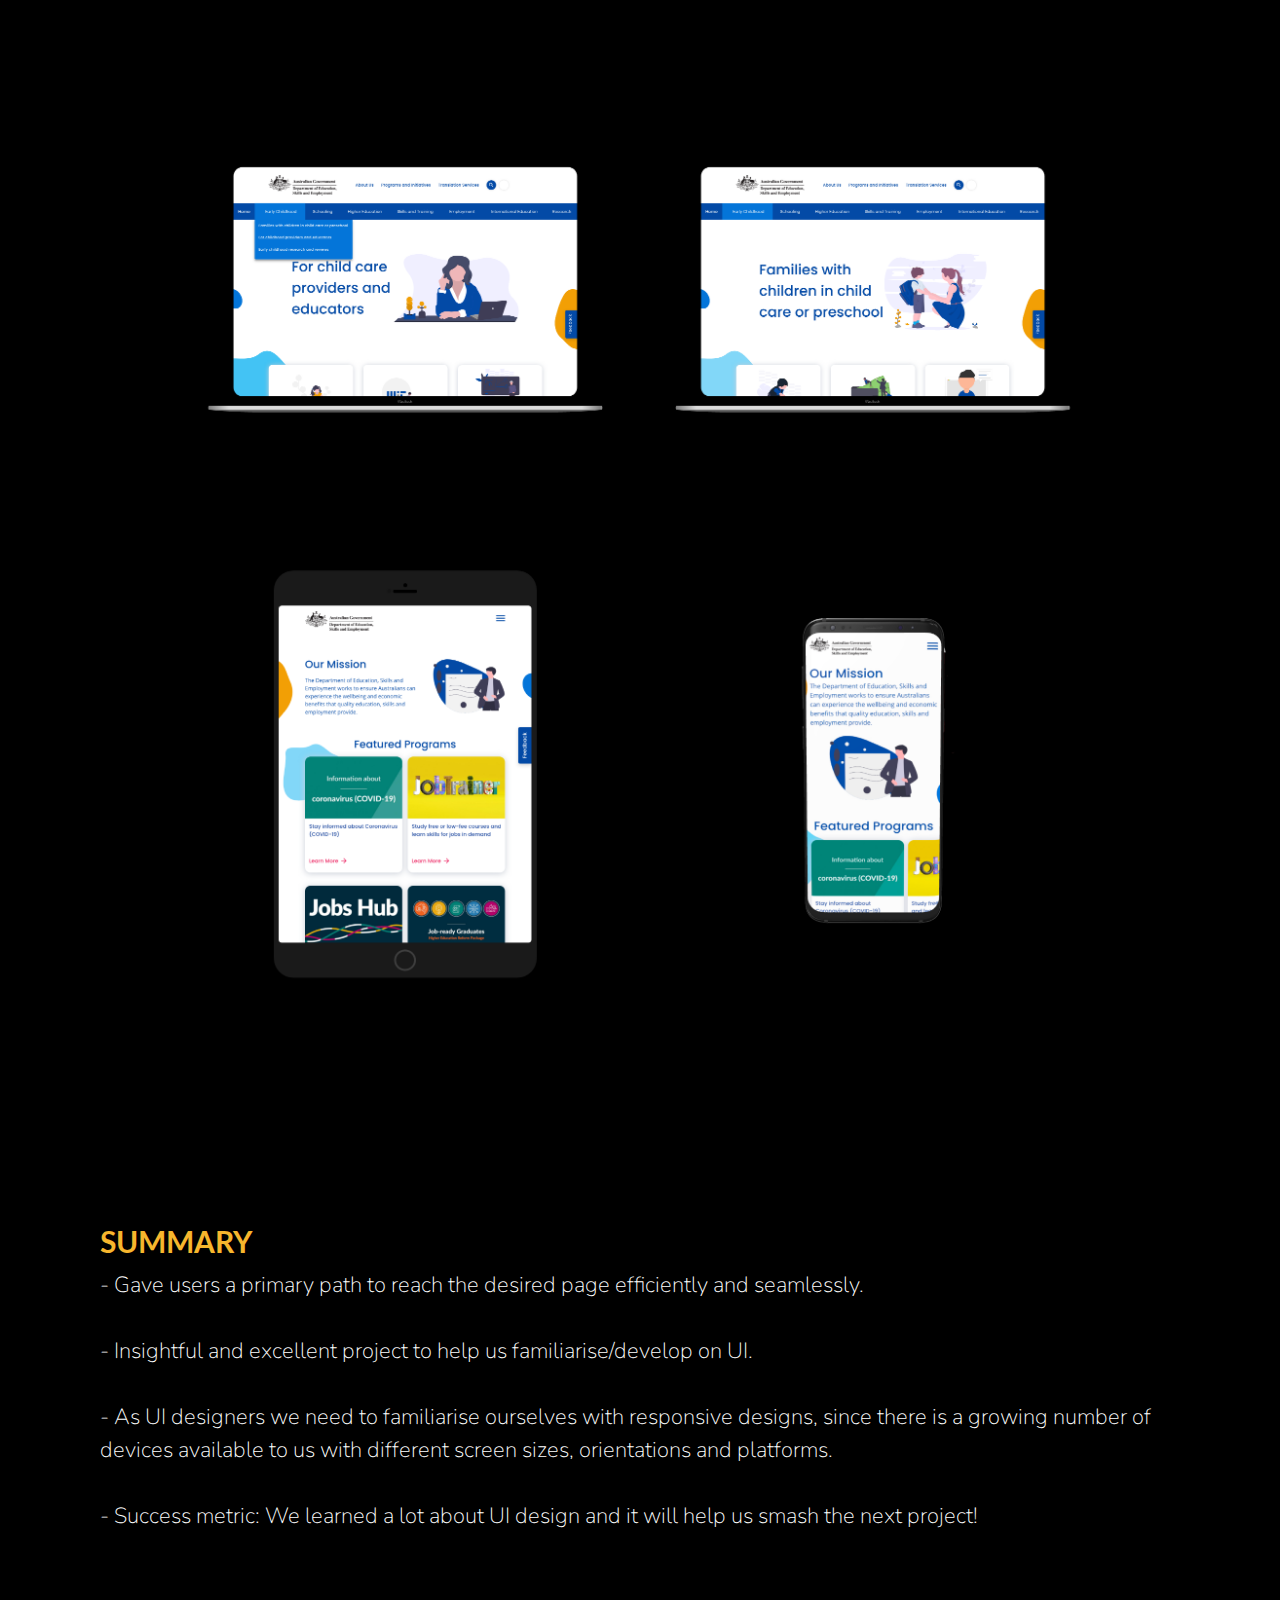
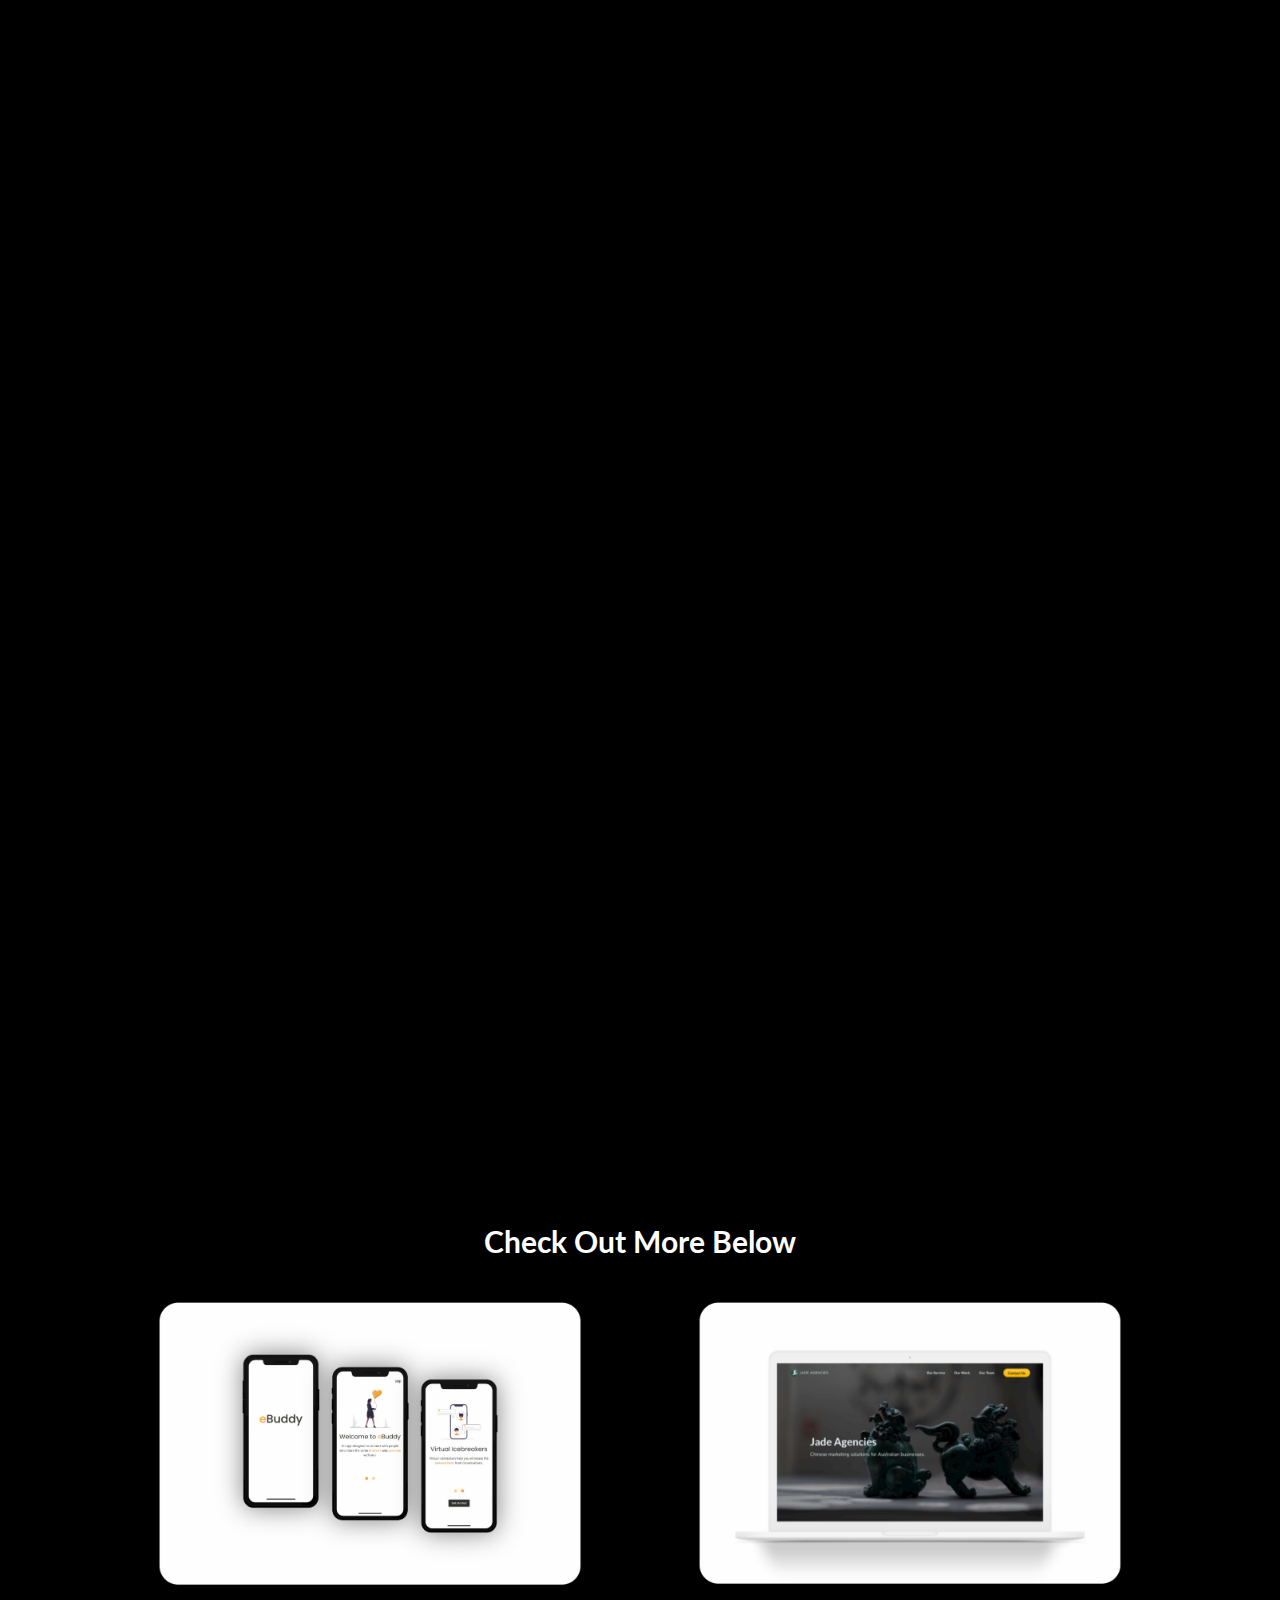
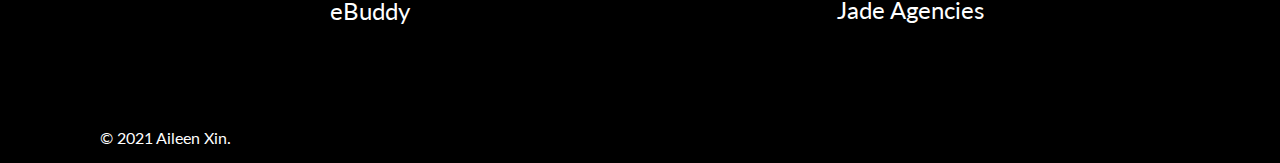
<file: dese.html>
<!doctype html>

<html lang="en">

<head>
  <meta charset="utf-8">
  <title>Aileen Xin's Portfolio</title>
  <link rel="shortcut icon" type="image/jpg" href="images/logo.svg"/>
  <meta name="description" content="The HTML5 Herald">
  <meta name="author" content="SitePoint">
  <meta name="viewport" content="width=device-width, initial-scale=1.0">
  <link rel="stylesheet" href="css/header.css">
  <link rel="stylesheet" href="css/footer.css">
  <link rel="stylesheet" href="css/sidenav.css">
  <link rel="stylesheet" href="css/dese.css">
  <link rel="preconnect" href="https://fonts.gstatic.com">
  <link rel="preconnect" href="https://fonts.gstatic.com">
  <link href="https://fonts.googleapis.com/css2?family=Lato:ital,wght@0,100;0,300;0,400;0,700;0,900;1,100;1,300;1,400;1,700;1,900&family=Nunito:ital,wght@0,200;0,300;0,400;0,600;0,700;0,800;0,900;1,200;1,300;1,400;1,600;1,700;1,800;1,900&display=swap" rel="stylesheet">
  <link rel="preconnect" href="https://fonts.gstatic.com">
  <link href="https://fonts.googleapis.com/css2?family=Poppins:ital,wght@0,100;0,200;0,300;0,400;0,500;0,600;0,700;0,800;0,900;1,100;1,200;1,300;1,400;1,500;1,600;1,700;1,800;1,900&display=swap" rel="stylesheet">
  <link rel="preconnect" href="https://fonts.gstatic.com">
  <link href="https://fonts.googleapis.com/css2?family=Open+Sans:ital,wght@0,300;0,400;0,600;0,700;0,800;1,300;1,400;1,600;1,700;1,800&display=swap" rel="stylesheet">  
        <!-- Hotjar Tracking Code for https://snowjackband.github.io/ux_ui_hw_20/dese.html -->
    <script>
        (function(h,o,t,j,a,r){
            h.hj=h.hj||function(){(h.hj.q=h.hj.q||[]).push(arguments)};
            h._hjSettings={hjid:2330722,hjsv:6};
            a=o.getElementsByTagName('head')[0];
            r=o.createElement('script');r.async=1;
            r.src=t+h._hjSettings.hjid+j+h._hjSettings.hjsv;
            a.appendChild(r);
        })(window,document,'https://static.hotjar.com/c/hotjar-','.js?sv=');
    </script>

    <!-- Global site tag (gtag.js) - Google Analytics -->
    <script async src="https://www.googletagmanager.com/gtag/js?id=G-9DNZT0H7HR"></script>
    <script>
    window.dataLayer = window.dataLayer || [];
    function gtag(){dataLayer.push(arguments);}
    gtag('js', new Date());

    gtag('config', 'G-9DNZT0H7HR');
    </script>
</head>

<body>
  <header id="navigation" class="navigation">
    <a href="index.html">
    <img src="images/logo.svg" alt="logo" class="logo">
    </a>
    <ul class="navigation-links">
      <li class='navigation-link'><a href="index.html">Home</a></li>
      <li class='navigation-link'><a href="about.html">About Me</a></li>
      <li class='navigation-link'><a href="contact.html">Contact</a></li>
    </ul>
    <button onclick="openNav()" class="hamburger"><img src="images/ic_menu_24px.svg" alt="hamburger"></button>
  </header>

  <div id="mySidenav" class="sidenav">
    <a href="javascript:void(0)" class="closebtn" onclick="closeNav()">&times;</a>
    <a href="index.html" class="navigation-link">Home</a>
    <a href="about.html" class="navigation-link">About Me</a>
    <a href="contact.html" class="navigation-link">Contact</a>
  </div>

  <a href="#navigation"><img src="images/dese/chevron.svg" alt="chevron" class="dese-chevron"></a>

  <section class="dese-hero">
    <img src="images/dese/dese-hero.png" alt="dese-img" class="dese-img">
        <a href="#dese-about" class="arrow-link">
            <img src="images/arrow.svg" alt="arrow-white" class="arrow-white">
        </a>
</section>

<section id="dese-about" class="dese-about">
    <h2>About the Project</h2>
    <br>
    <p>The current Department of Education, Skills and Employment (DESE) site has some information architecture (IA) and user interface (UI) design issues where users feel mentally exhausted going through an overwhelming amount of information in the navigation bar and web pages to navigate themselves to the desired site page. The solution was to redesign the navigation system and reorganise the presentation of existing information to reduce the cognitive load for users when interacting with the website.</p>
        <br>
    <p><strong>Role & Responsibilities:</strong> As one of the main UI designers, I have been involved in all phases of the project. Main responsibilities were conducting user interface research, determining the information architecture of the website, illustrating design ideas and prototyping. 
    </p>
        <br>
    <p><strong>Duration:</strong> 5 weeks</p>
        <br>
    <p><strong>Methods:</strong> User Interview, Persona Creation, Wireframes, Prototyping</p>
        <br>
    <p><strong>Tools:</strong> Adobe XD, InVision, Miro, Usability Hub, Zoom</p>
</section>

<section class="dese-research">
    <h3 id="research-title">RESEARCH</h3>
    <h2>User Interface Research outcomes</h2>
    <br>
    <p>We have utilised three research methods to identify any UI pain points that users experience while interacting with the DESE website: heuristic evaluation, colour accessibility test and moderated remote usability tests.</p>
    <div class="secondary-navigation">
        <img src="images/dese/secondary-navigation.png" alt="secondary-navigation" class="secondary-navigation-img">
        <div class="secondary-navigation-text">
            <h3>Secondary navigation (Desktop)</h3>
            <br>
            <p>The website adopted the conventional dropdown menus for its desktop navigation. However, the number of links to read through within the secondary navigation overwhelmed most users.</p>
        </div>
    </div>

    <div class="menu">
        <div class="menu-text">
            <h3>Menu (Mobile)</h3>
            <br>
            <p>The website uses the hamburger menu for its mobile navigation. Again, the amount of information being presented within the menu was reported as overwhelming to most users. </p>
        </div>
        <img src="images/dese/menu.png" alt="menu" class="menu-img">
    </div>

    <div class="website-cards">
        <img src="images/dese/webcards.png" alt="website-cards" class="website-cards-img">
        <div class="website-cards-text">
            <h3>Website cards</h3>
            <br>
            <p>Too much negative space in the card. The information provided in the cards is pretty similar to the primary navigation bar. It is redundant to have both. </p>
        </div>
    </div>

    <div class="search-bar">
        <div class="search-bar-text">
            <h3>Search bar</h3>
            <br>
            <p>Users expected the search bar would stay at its original spot when searching instead of directing users to a different search page. </p>
        </div>
        <img src="images/dese/search-bar.png" alt="search-bar" class="search-bar-img">
    </div>

    <div class="card-sorting">
        <h2>Card Sorting</h2>
        <br>
        <p>Cards for all the primary and secondary pages that appear in the DESE website navigation were created. We created a new website structure by using the define, group and structure approach. </p>
            <img src="images/dese/card-sorting-img.png" alt="card-sorting" class="card-sorting-img">
    </div>

    <div class="sitemap">
        <h2>Sitemap</h2>
        <br>
        <div class="sitemap-container">
            <img src="images/dese/site-map-1.png" alt="sitemap-1" class="sitemap-img">
            <h5>Navigation Bar Hierarchy </h5>
            <img src="images/dese/site-map-2.png" alt="sitemap-2" class="sitemap-img">
            <h5>Footer Hierarchy </h5>
        </div>
    </div>
</section>

<section class="dese-design">
    <h3 id="design-title">DESIGN</h3>
    <h2 id="user-interface-design-title">User Interface Designs</h2>
    <div class="title-text">
        <h2>Colour Palette & Typography </h2>
        <br>
        <p>A range of colours and fonts were selected inspired by the original brand design.</p>
    </div>
    <br>
    <h4>Primary colours</h4>
    <br>
    <p>Cyan blue is a restful and calming colour that symbolises relaxation, trust and serenity. Hot pink calls to mind feelings of alert, passion and warmth which is great for CTA buttons. </p>
    <div class="primary-colours">
        <div class="dark-cyan-blue">
            <img src="images/dese/dark-cyan-blue-img.svg" alt="dark-cyan-blue" class="color-img">
            <h4 id="dark-cyan-blue">Dark Cyan Blue</h4>
            <h5 id="dark-cyan-blue-hex-code">#034aa6</h5>
        </div>

        <div class="cyan-blue">
            <img src="images/dese/cyan-blue.svg" alt="cyan-blue" class="color-img">
            <h4 id="cyan-blue">Cyan Blue</h4>
            <h5 id="cyan-blue-hex-code"> #0476d9</h5>
        </div>

        <div class="hot-pink">
            <img src="images/dese/hot-pink.svg" alt="hot-pink" class="color-img">
            <h4 id="hot-pink">Hot Pink</h4>
            <h5 id="hot-pink-hex-code">#ed2160</h5>
        </div>
    </div>

    <h4 id="secondary-colours">Secondary colours</h4>
    <br>
    <div class="secondary-colours">
        <div class="cyan">
            <img src="images/dese/cyan.svg" alt="cyan" class="color-img">
            <h4 id="cyan">Cyan</h4>
            <h5 id="cyan-hex-code">#06aff2</h5>
        </div>

        <div class="orange-peel">
            <img src="images/dese/orange-peel.svg" alt="orange-peel" class="color-img">
            <h4 id="orange-peel">Orange Peel</h4>
            <h5 id="orange-peel-hex-code">#f29f05</h5>
        </div>

        <div class="yellow">
            <img src="images/dese/yellow.svg" alt="yellow" class="color-img">
            <h4 id="yellow">Yellow</h4>
            <h5 id="yellow-hex-code">#f2b704</h5>
        </div>
    </div>

    <div class="typography-text-intro">
        <p>Typography uses the san serif font: Poppins and Open Sans. These two fonts have very clean, friendly and neutral appearances, and excellent legibility and clarity characteristics in their letterforms, which are ideal for clear communication with a government agency website.  </p>
    </div>

    <div class="typography-text-demo">
        <div class="abc-poppins">
            <p id="poppins">Poppins</p>
            <p id="abc">AaBbCc123</p>
        </div>

       
        <div class="abc-open-sans">
            <p id="open-sans">Open Sans</p>
            <p id="abc-1">AaBbCc123</p>
        </div>
    </div>

    <div class="iconography">
        <img src="images/dese/dese-icons.svg" alt="dese-icons" class="dese-icons-img">
        <div class="iconography-text">
            <h2>Iconography </h2>
            <br>
            <p>Iconography used filled icons from Google material design.</p>
        </div>
    </div>

    <div class="illutrations">
        <div class="illutration-text">
            <h2>Illutrations</h2>
            <br>
            <p>Illustrations were retrieved from unDraw.</p>
        </div>
        <img src="images/dese/dese-illutration-1.svg" alt="dese-illutration-1" class="dese-illutration">
        <img src="images/dese/dese-illutration-2.svg" alt="dese-illutration-2" class="dese-illutration">
        <img src="images/dese/dese-illutration-3.svg" alt="dese-illutration-3" class="dese-illutration">
        <img src='images/dese/dese-illutration-4.svg' alt="dese-illutration-4" class="dese-illutration">
        <img src="images/dese/dese-illutration-5.svg" alt="dese-illutration-5" class="dese-illutration">
    </div>
</section>

<section class="dese-testing">
    <h3 id="testing-title">ITERATE</h3>
    <h2>User Interface Design Iterations</h2>
    <div class="dese-usability-testing">
        <div class="dese-usability-testing-text">
            <h2 id="usability-testing-title">Usability Testing</h2>
            <p>The objective was to pinpoint any UI design issues with the high-fidelity mobile and desktop prototypes with functioning navigation through completing a series of tasks. </p>
            <br>
            <ul>
                <li>- 7 users, 5 tasks.</li>
                <li>- 100% success rate for each task.</li>
                <li>- More than 50% of participants struggled to drag the carousel on the mobile design.</li>
                <li>- More than 40% of participants experienced different levels of difficulties tapping on the dropdown menu for the mobile design.</li>
            </ul>
        </div>
        <div class="dese-annotation">
            <img src="images/dese/dese-annotation.png" alt="dese-annotation" class="dese-annotation-img">
            <h3>Annotating and Redlining Usability Issues</h3>
        </div>
    </div>
    <img src="images/dese/dese-mockups.png" alt="dese-mockups" class="dese-mockups">
</section>

<section class="dese-summary">
    <h2>SUMMARY</h2>
    <ul>
        <li>- Gave users a primary path to reach the desired page efficiently and seamlessly.</li>
        <br>
        <li>- Insightful and excellent project to help us familiarise/develop on UI. </li>
        <br>
        <li>- As UI designers we need to familiarise ourselves with responsive designs, since there is a growing number of devices available to us with different screen sizes, orientations and platforms.</li>
        <br>
        <li>- Success metric: We learned a lot about UI design and it will help us smash the next project!</li>
    </ul>
</section>


    <iframe src="https://marvelapp.com/prototype/5734b0i?emb=1&iosapp=false&frameless=false" width="600" height="900" frameborder="0"></iframe>


<section class="more-case-studies">
    <h2>Check Out More Below</h2>
    <div class="case-studies">
        <div class="ebuddy">
            <a href="ebuddy.html">
                <img src="images/ebuddy.png" alt="ebuddy" class="ebuddy-img">
            </a>
            <a href="ebuddy.html">
                <h3>eBuddy</h3>
            </a>
        </div>
        
        <div class="Jade-Agencies">
            <a href="jade.html">
            <img src="images/Jade-agencies.png" alt="Jade Agencies" class="Jade-agencies-img">
            </a>

            <a href="jade.html">
            <h3>Jade Agencies</h3>
            </a>
        </div>
    </div>

</section>
<footer>
    <p>© 2021 Aileen Xin.</p>
  </footer>
  <script src="https://ajax.googleapis.com/ajax/libs/jquery/3.3.1/jquery.min.js"></script>
  <script src="scripts/scroll.js"></script>
  <script src="scripts/sidenav.js"></script>
  <script src="scripts/navlinks.js"></script>
</body>

</html>
</file>
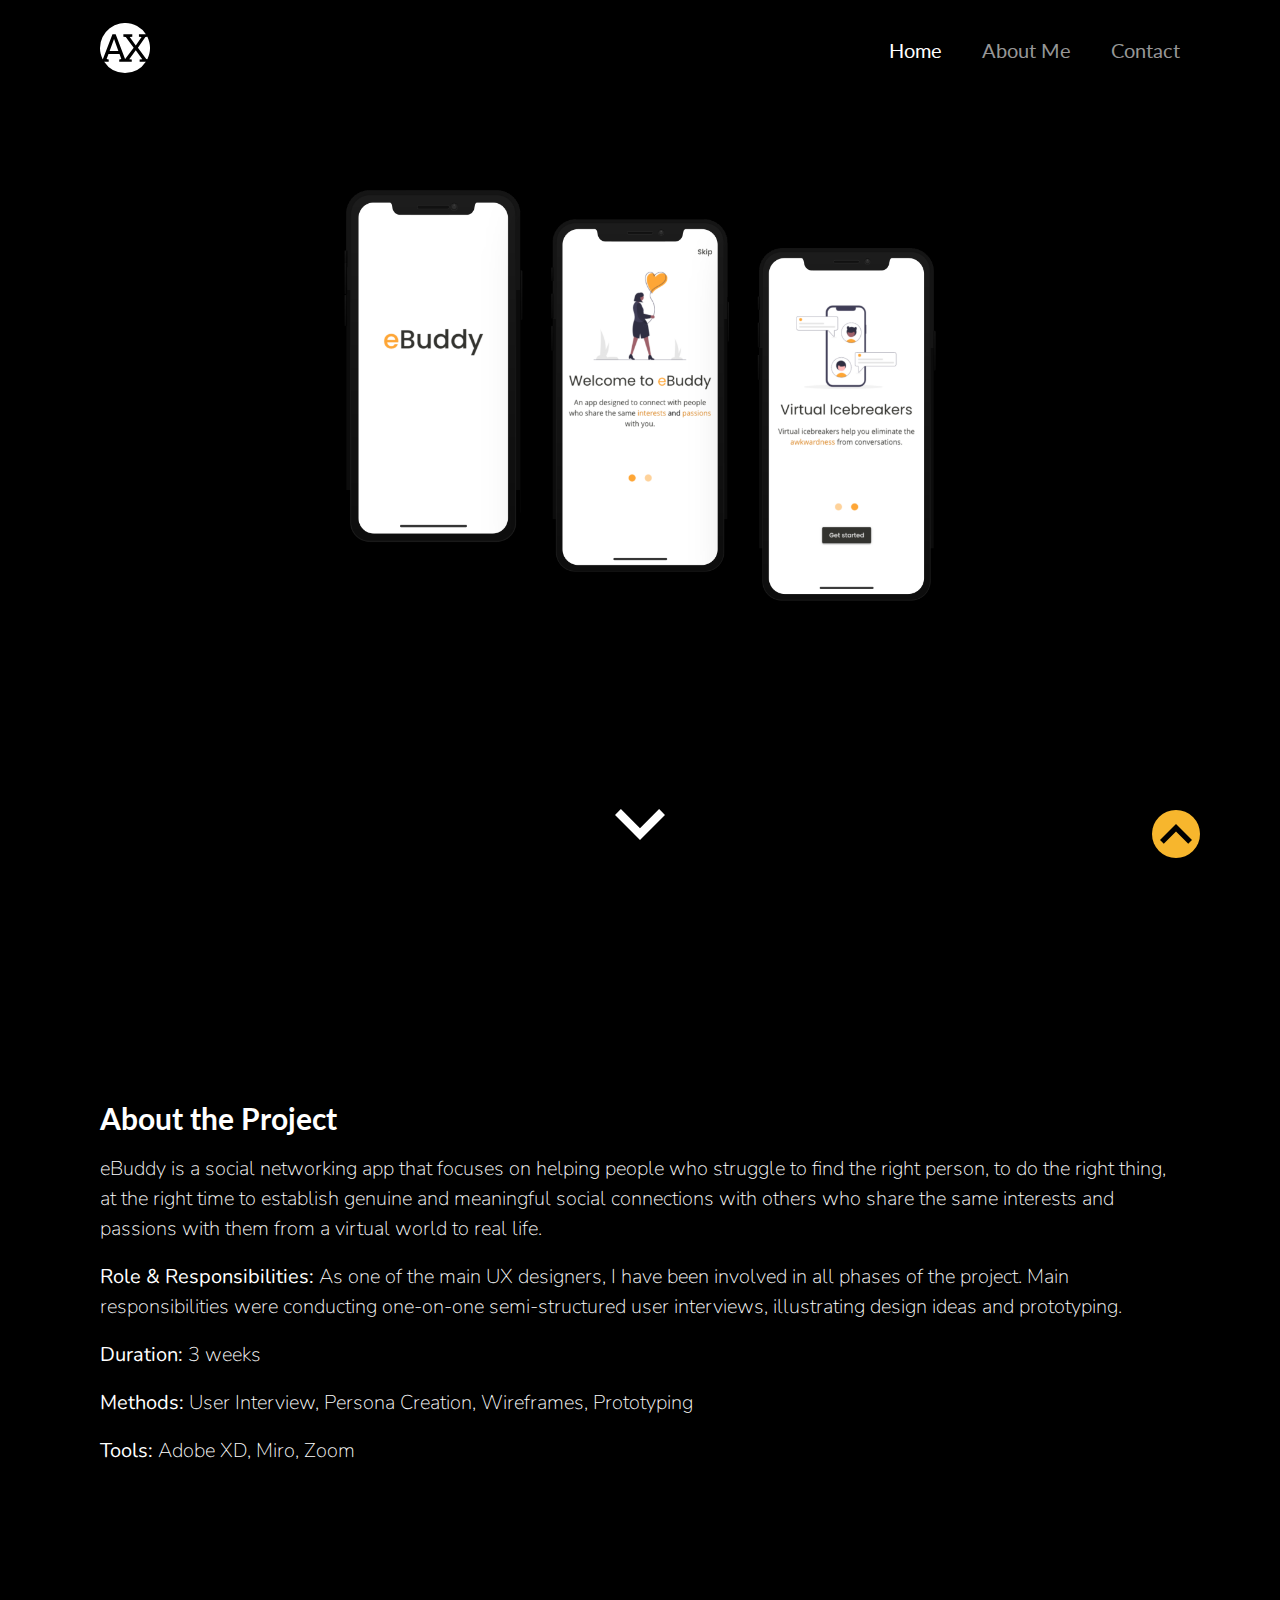
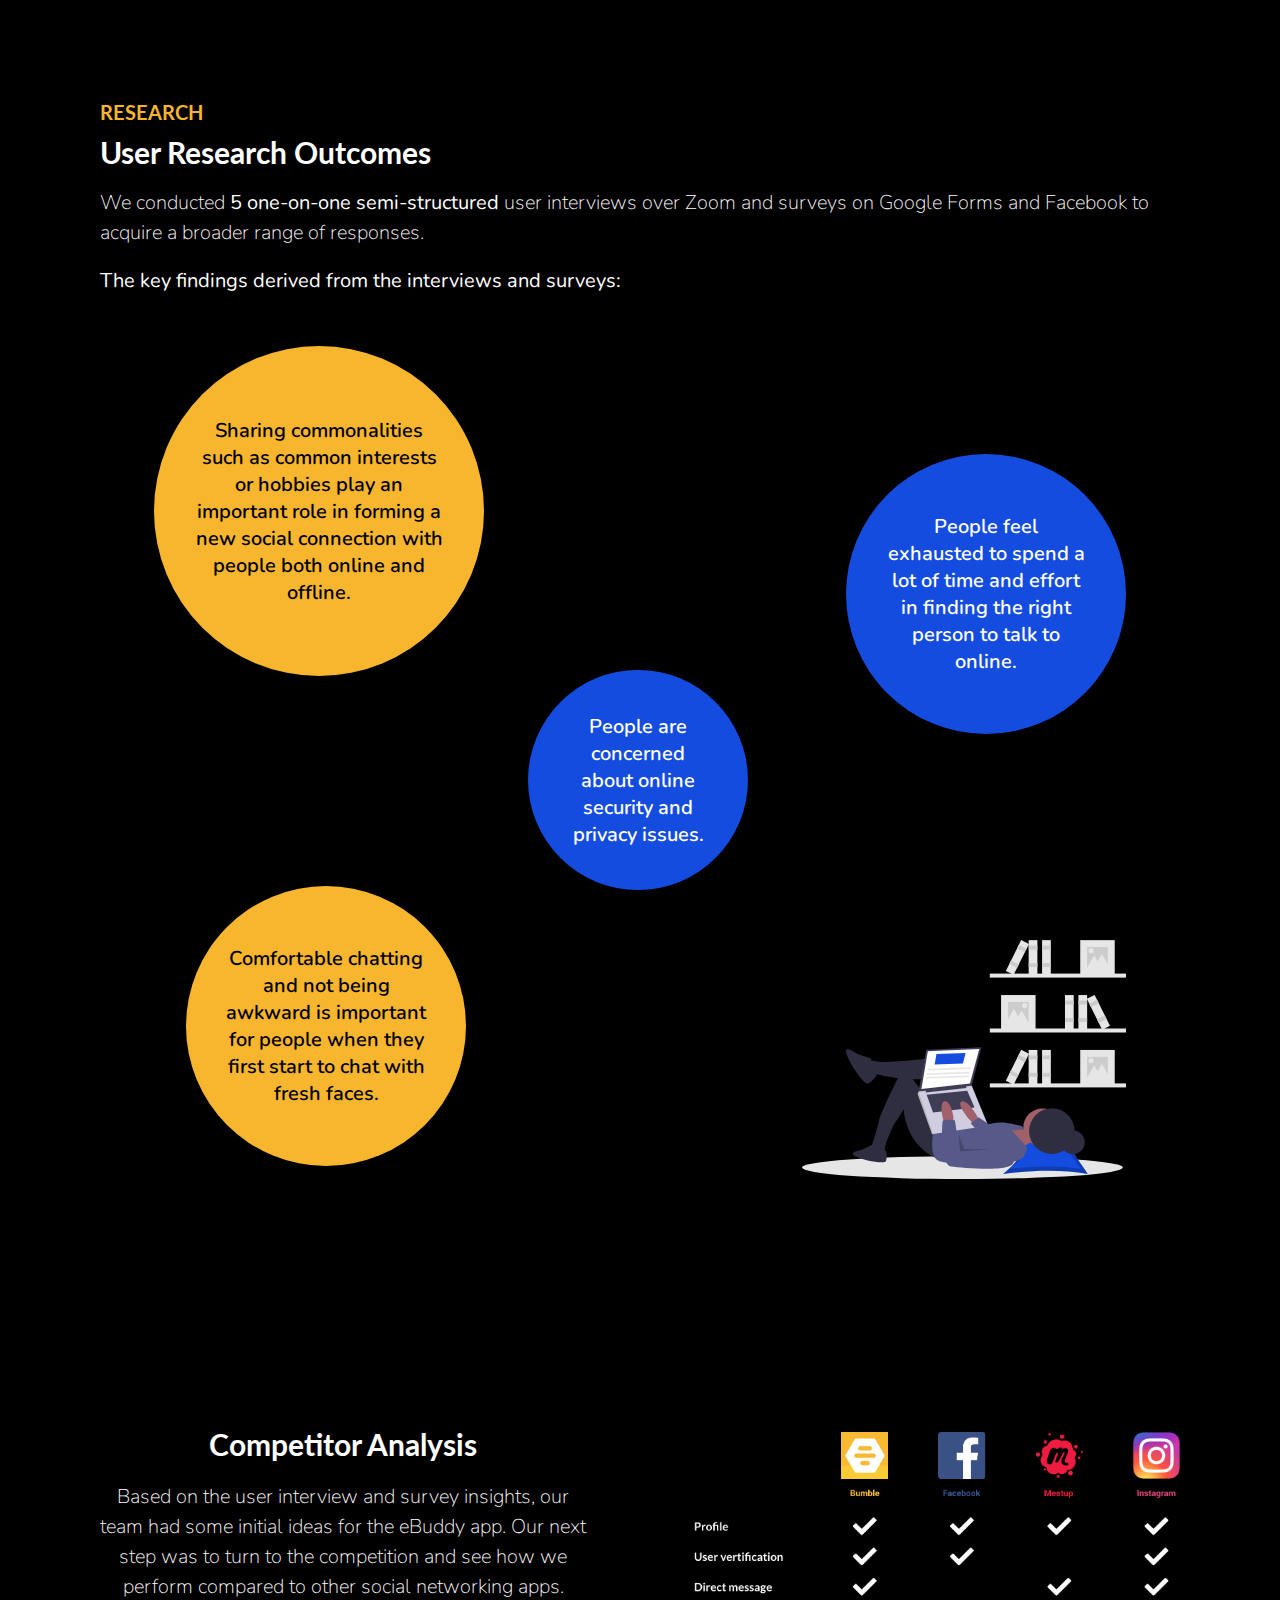
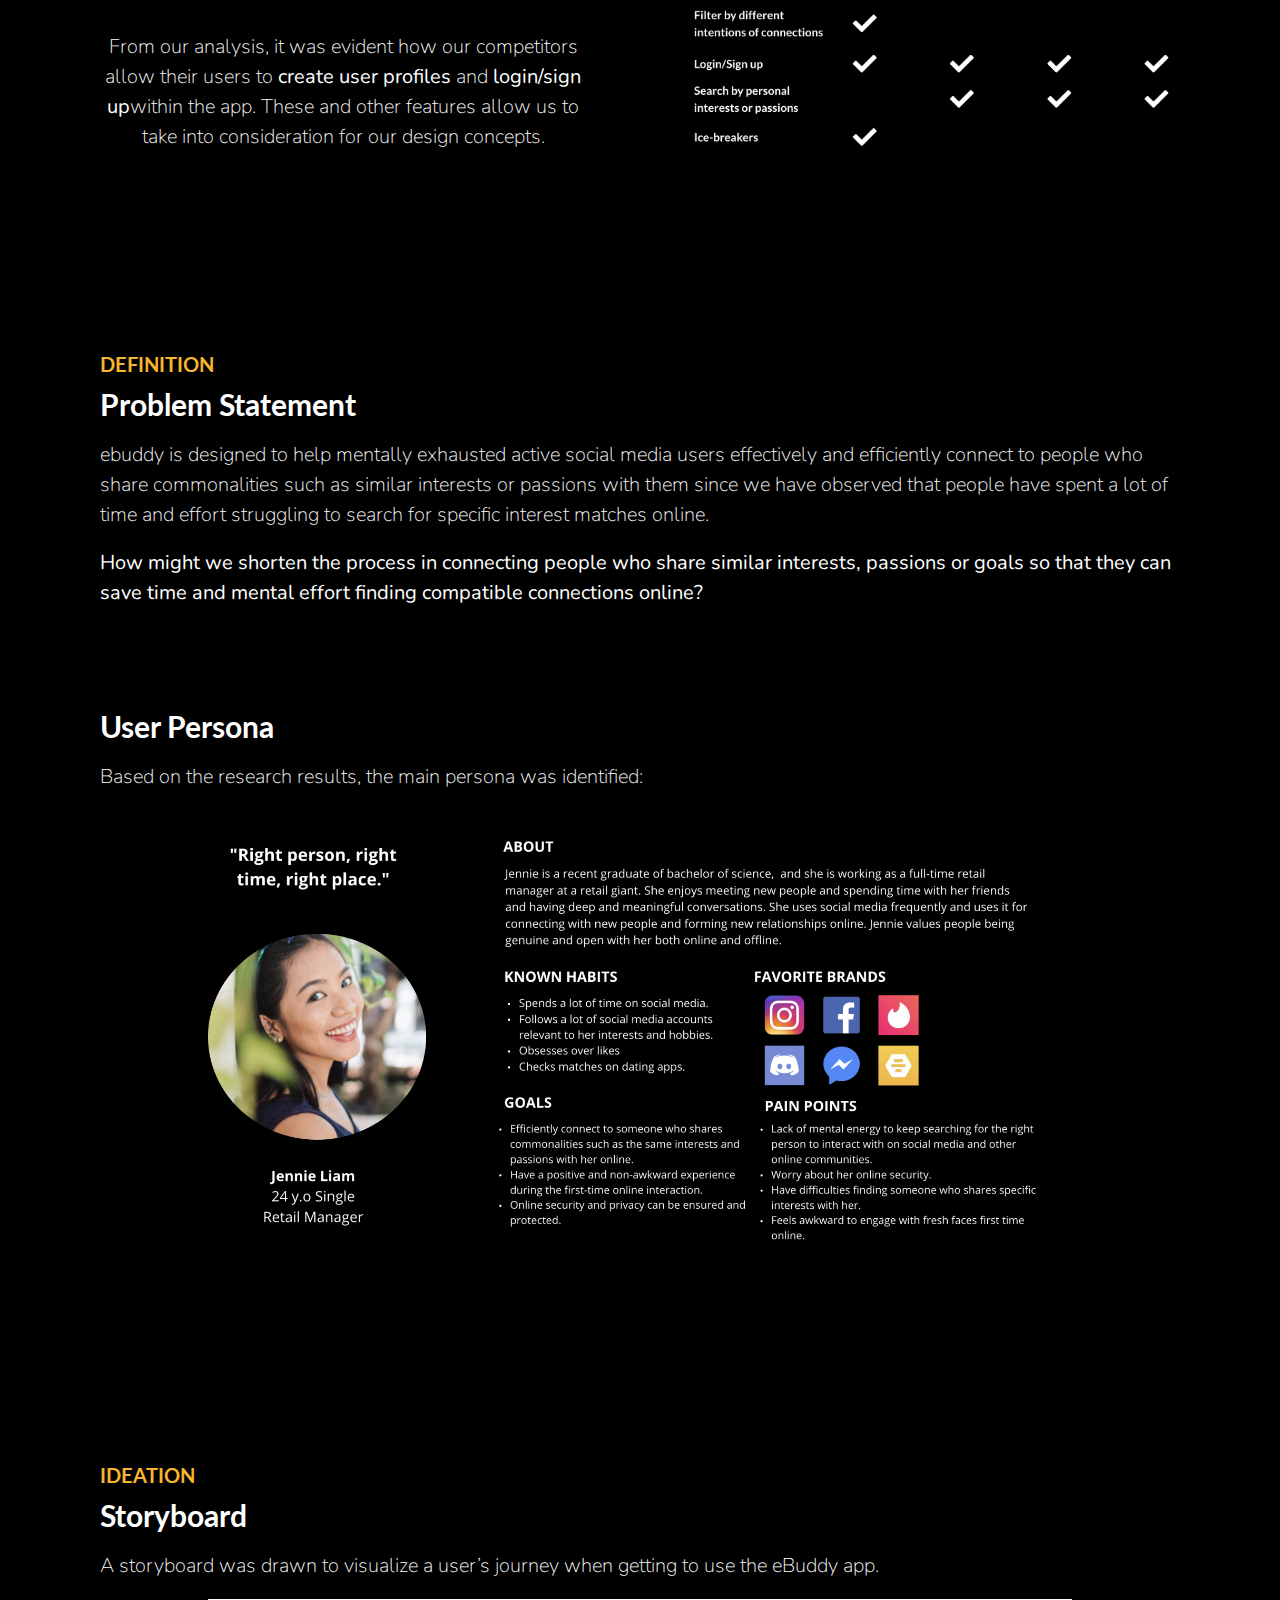
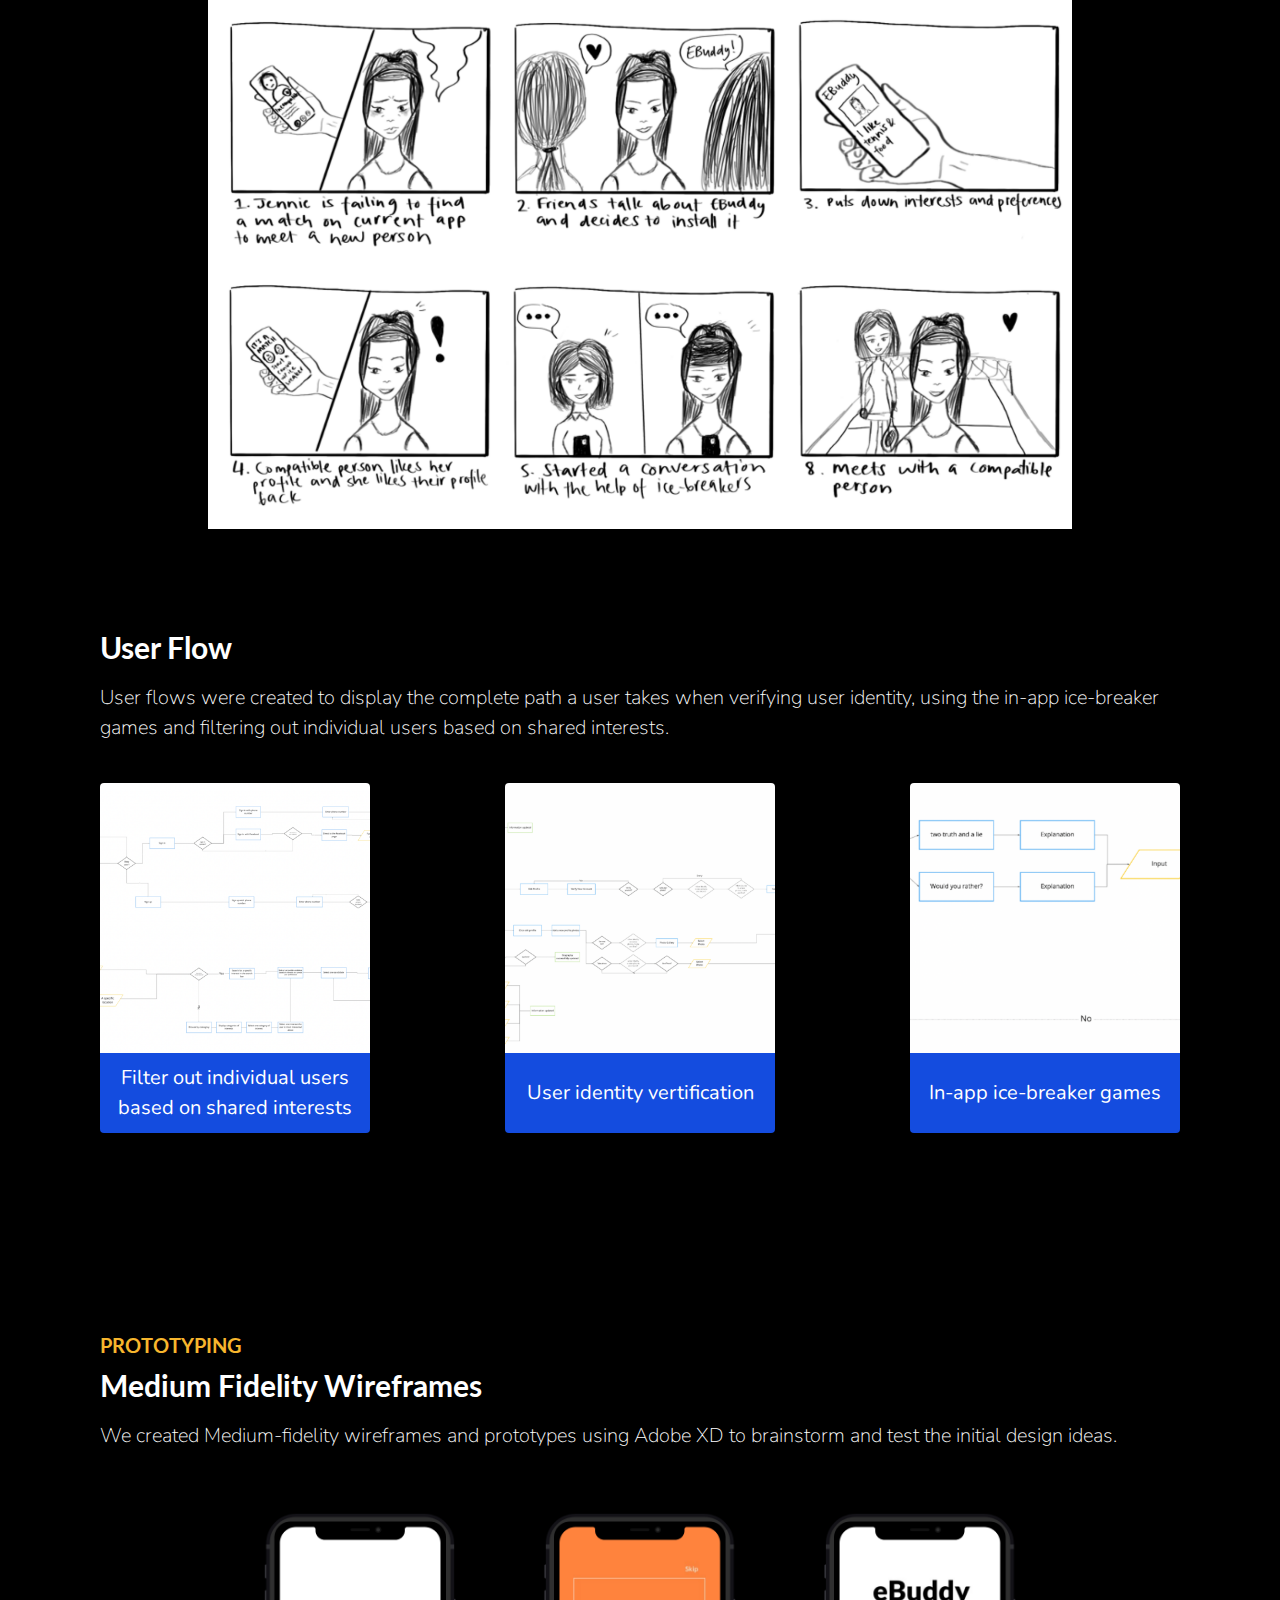
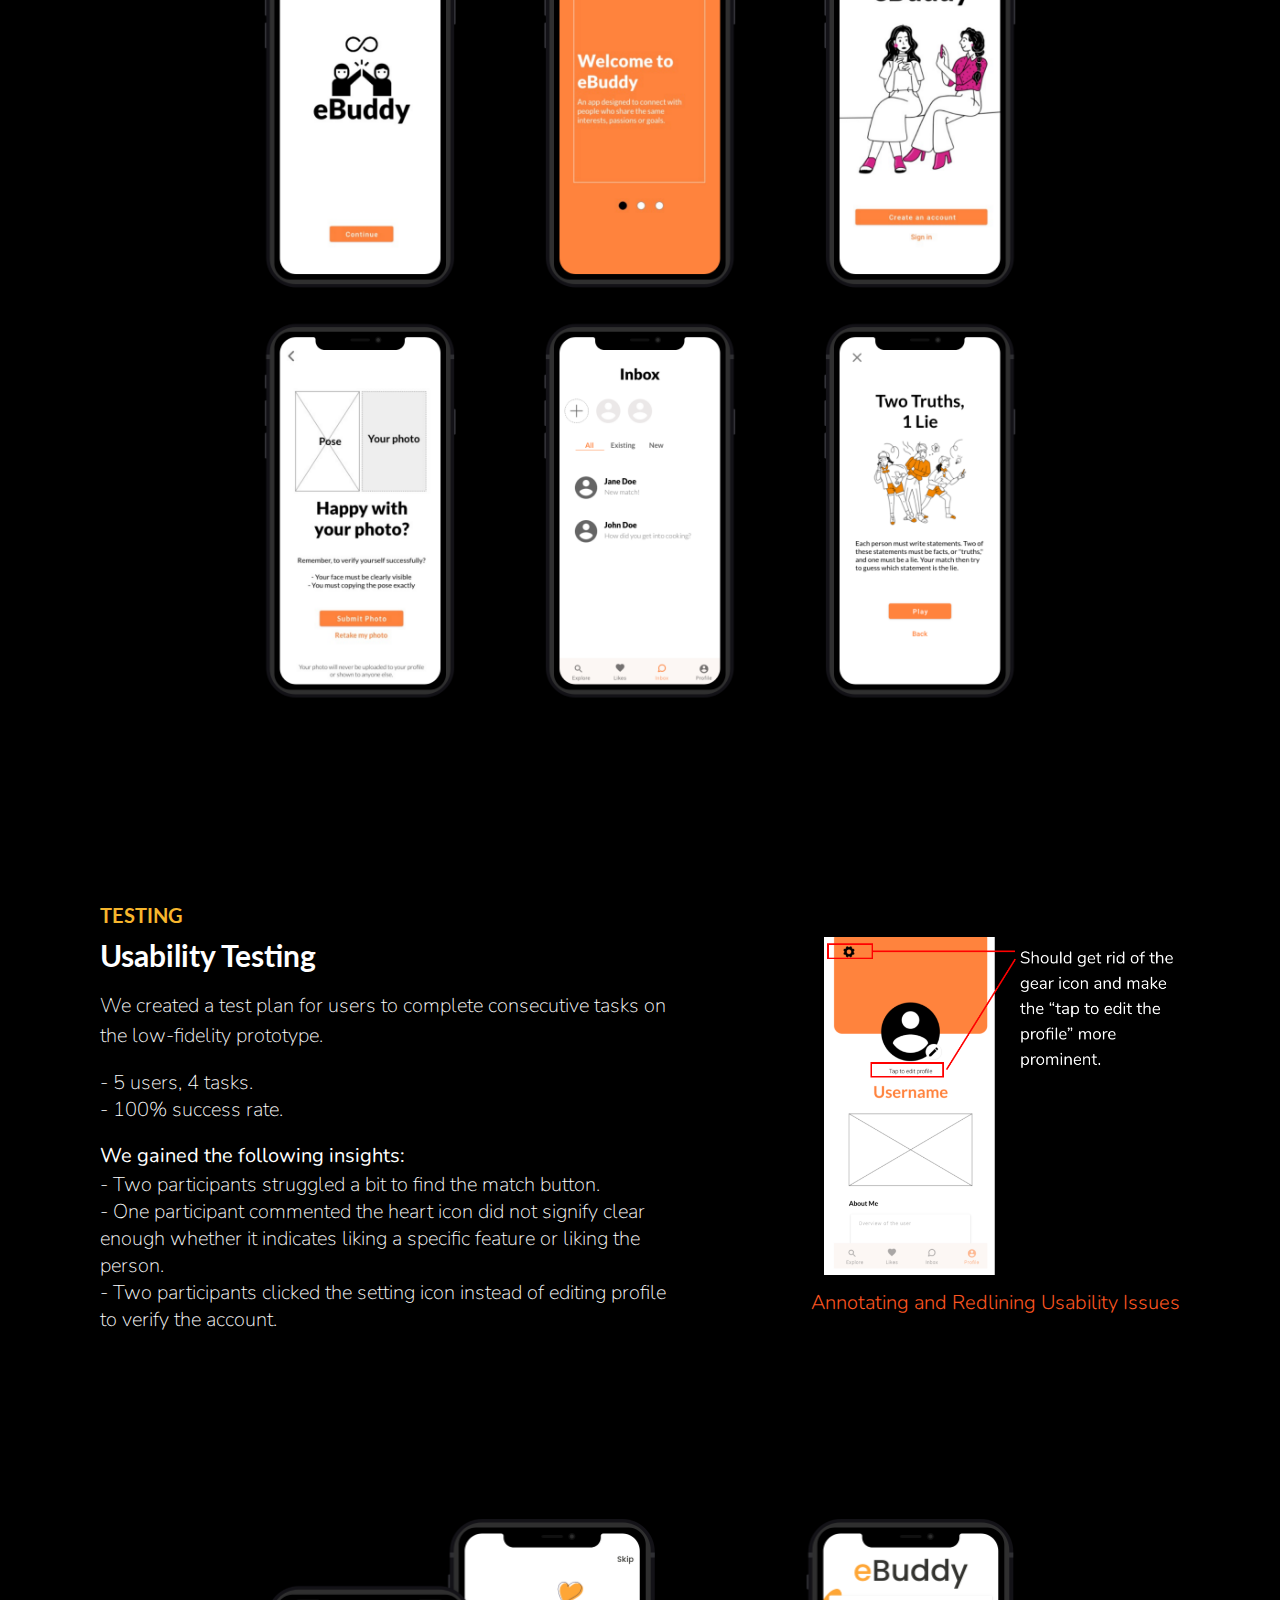
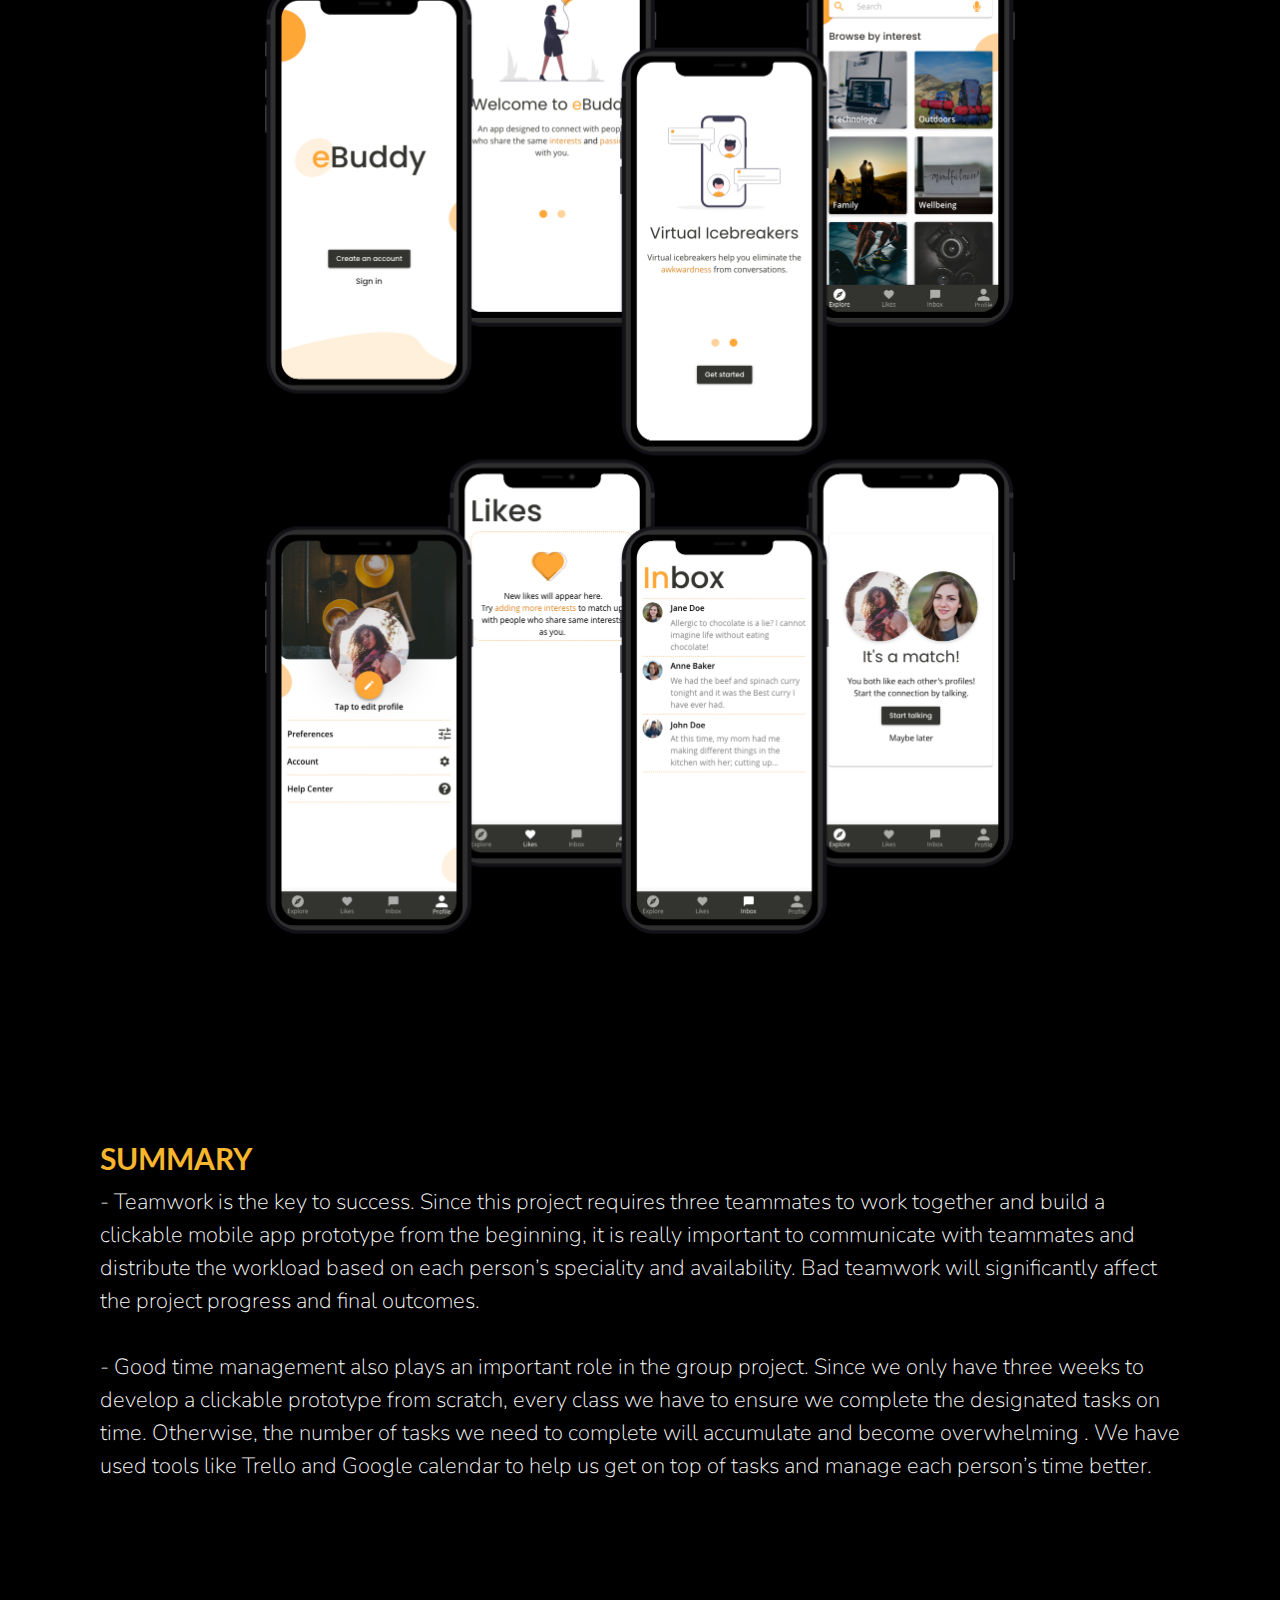
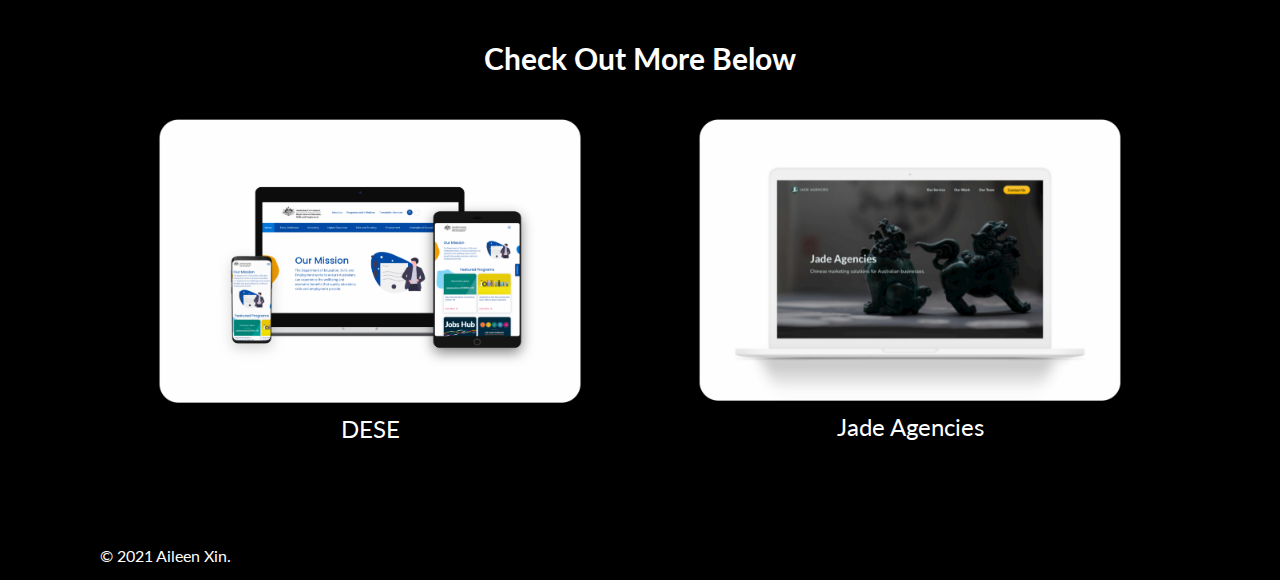
<file: ebuddy.html>
<!doctype html>

<html lang="en">

<head>
  <meta charset="utf-8">
  <title>Aileen Xin's Portfolio</title>
  <link rel="shortcut icon" type="image/jpg" href="images/logo.svg"/>
  <meta name="description" content="The HTML5 Herald">
  <meta name="author" content="SitePoint">
  <meta name="viewport" content="width=device-width, initial-scale=1.0">
  <link rel="stylesheet" href="css/header.css">
  <link rel="stylesheet" href="css/footer.css">
  <link rel="stylesheet" href="css/sidenav.css">
  <link rel="stylesheet" href="css/ebuddy.css">
  <link rel="preconnect" href="https://fonts.gstatic.com">
  <link rel="preconnect" href="https://fonts.gstatic.com">
  <link href="https://fonts.googleapis.com/css2?family=Lato:ital,wght@0,100;0,300;0,400;0,700;0,900;1,100;1,300;1,400;1,700;1,900&family=Nunito:ital,wght@0,200;0,300;0,400;0,600;0,700;0,800;0,900;1,200;1,300;1,400;1,600;1,700;1,800;1,900&display=swap" rel="stylesheet">
        <!-- Hotjar Tracking Code for https://snowjackband.github.io/ux_ui_hw_20/ebuddy.html -->
    <script>
        (function(h,o,t,j,a,r){
            h.hj=h.hj||function(){(h.hj.q=h.hj.q||[]).push(arguments)};
            h._hjSettings={hjid:2330711,hjsv:6};
            a=o.getElementsByTagName('head')[0];
            r=o.createElement('script');r.async=1;
            r.src=t+h._hjSettings.hjid+j+h._hjSettings.hjsv;
            a.appendChild(r);
        })(window,document,'https://static.hotjar.com/c/hotjar-','.js?sv=');
    </script>

    <!-- Global site tag (gtag.js) - Google Analytics -->
    <script async src="https://www.googletagmanager.com/gtag/js?id=G-9DNZT0H7HR"></script>
    <script>
    window.dataLayer = window.dataLayer || [];
    function gtag(){dataLayer.push(arguments);}
    gtag('js', new Date());

    gtag('config', 'G-9DNZT0H7HR');
    </script>
</head>

<body>
  <header id="navigation" class="navigation">
    <a href="index.html">
    <img src="images/logo.svg" alt="logo" class="logo">
    </a>
    <ul class="navigation-links">
      <li class='navigation-link'><a href="index.html">Home</a></li>
      <li class='navigation-link'><a href="about.html">About Me</a></li>
      <li class='navigation-link'><a href="contact.html">Contact</a></li>
    </ul>
    <button onclick="openNav()" class="hamburger"><img src="images/ic_menu_24px.svg" alt="hamburger"></button>
  </header>

  <div id="mySidenav" class="sidenav">
    <a href="javascript:void(0)" class="closebtn" onclick="closeNav()">&times;</a>
    <a href="index.html" class="navigation-link">Home</a>
    <a href="about.html" class="navigation-link">About Me</a>
    <a href="contact.html" class="navigation-link">Contact</a>
  </div>

<a href="#navigation"><img src="images/ebuddy/chevron.svg" alt="chevron" class="ebuddy-chevron"></a>

<section class="ebuddy-hero">
    <img src="images/ebuddy/ebuddy-hero.png" alt="ebuddy-img" class="ebuddy-img">
        <a href="#ebuddy-about" class="arrow-link">
            <img src="images/arrow.svg" alt="arrow-white" class="arrow-white">
        </a>
</section>

<section id="ebuddy-about" class="ebuddy-about">
    <h2>About the Project</h2>
    <br>
    <p>eBuddy is a social networking app that focuses on helping people who struggle to find the right person, to do the right thing, at the right time to establish genuine and meaningful social connections with others who share the same interests and passions with them from a virtual world to real life.</p>
        <br>
    <p><strong>Role & Responsibilities:</strong> As one of the main UX designers, I have been involved in all phases of the project. Main responsibilities were conducting one-on-one semi-structured user interviews, illustrating design ideas and prototyping.</p>
        <br>
    <p><strong>Duration:</strong> 3 weeks</p>
        <br>
    <p><strong>Methods:</strong> User Interview, Persona Creation, Wireframes, Prototyping</p>
        <br>
    <p><strong>Tools:</strong> Adobe XD, Miro, Zoom</p>
</section>

<section class="ebuddy-research">
    <h2 id="research-title">RESEARCH</h2>
    <h1>User Research Outcomes</h1>
    <br>
    <p>We conducted <strong>5 one-on-one semi-structured</strong> user interviews over Zoom and surveys on Google Forms and Facebook to acquire a broader range of responses. </p>
    <br>
    <p><strong>The key findings derived from the interviews and surveys:</strong></p>
    <div class="research-text">
        <div id="large-yellow-circle" class="circle yellow large">
            Sharing commonalities such as common interests or hobbies play an important role in forming a new social connection with people both online and offline.
        </div>
        <div id="small-blue-circle" class="circle blue small">
            People are concerned about online security and privacy issues.
        </div>
        <div id="medium-blue-circle" class="circle blue medium">
            People feel exhausted to spend a lot of time and effort in finding the right person to talk to online.
        </div>
        <div id="medium-yellow-circle" class="circle yellow medium">
            Comfortable chatting and not being awkward is important for people when they first start to chat with fresh faces.
        </div>
        <img src="images/ebuddy/read-book-girl.svg" alt="read-book-girl-img" class="read-book-girl-img">
    </div>
    

    <div class="ebuddy-competitor-analysis">
        <div class="competitor-analysis-text">
            <h2>Competitor Analysis</h2>
            <p>Based on the user interview and survey insights, our team had some initial ideas for the eBuddy app. Our next step was to turn to the competition and see how we perform compared to other social networking apps. <br>
                <br>
                From our analysis, it was evident how our competitors allow their users to <strong>create user profiles</strong> and <strong>login/sign up</strong>within the app. These and other features allow us to take into consideration for our design concepts.</p>
        </div>
       <img src="images/ebuddy/ebuddy-competitors.png" alt="ebuddy-competitors" class="ebuddy-competitors">
    </div>
</section>

<section class="ebuddy-definition">
    <h2 id="definition-title">DEFINITION</h2>
    <h2>Problem Statement</h2>
    <br>
    <p>ebuddy is designed to help mentally exhausted active social media users effectively and efficiently connect to people who share commonalities such as similar interests or passions with them since we have observed that people have spent a lot of time and effort struggling to search for specific interest matches online. </p>
    <br>
    <p><strong>How might we shorten the process in connecting people who share similar interests, passions or goals so that they can save time and mental effort finding compatible connections online? </strong></p>
    <div class="ebuddy-user-persona">
    <h2>User Persona</h2>
    <br>
    <p>Based on the research results, the main persona was identified:</p>
    <br>
    <img src="images/ebuddy/ebuddy-user-persona.png" alt="ebuddy-user-persona-img" class="ebuddy-user-persona-img">
    </div>
</section>

<section class="ebuddy-ideation">
    <h2 id="ideation-title">IDEATION</h2>
    <h2>Storyboard</h2>
    <br>
    <p>A storyboard was drawn to visualize a user’s journey when getting to use the eBuddy app. </p>
    <br>
    <img src="images/ebuddy/ebuddy-storyboard.png" alt="ebuddy-storyboard-img" class="ebuddy-storyboard-img">
    <div class="ebuddy-user-flow">
        <h2>User Flow</h2>
        <br>
        <p>User flows were created to display the complete path a user takes when verifying user identity, using the in-app ice-breaker games and filtering out individual users based on shared interests. </p>
        <div class="user-flow-cards">
            <a href="filter-out.html" target="_blank" id="fillter-out" class="uf-cards">
                <img src="images/ebuddy/ebuddy-filter-out.png" alt="ebuddy-filter-out" class="ufc-img">
                    <div class="ufc-text">
                        <p>Filter out individual users based on shared interests</p>
                    </div>
            </a>
            <a href="identity-verification.html" target="_blank" id="user-identity-verification" class="uf-cards">
                <img src="images/ebuddy/ebuddy-identity.png" alt="ebuddy-user-vertification" class="ufc-img">
                    <div class="ufc-text">
                        <p>User identity vertification</p>
                    </div>
            </a>

            <a href="ice-breaker-games.html" target="_blank" id="ice-breaker" class="uf-cards">
                <img src="images/ebuddy/ebuddy-ice-breakers.png" alt="ebuddy-ice-breaker" class="ufc-img">
                    <div class="ufc-text">
                        <p>In-app ice-breaker games</p>
                    </div>
            </a>
        </div> 
    </div>
</section>

<section class="ebuddy-prototyping">
    <h2 id="prototyping-title">PROTOTYPING</h2>
    <h2>Medium Fidelity Wireframes</h2>
    <br>
    <p>We created Medium-fidelity wireframes and prototypes using Adobe XD to brainstorm and test the initial design ideas.</p>
    <div class="ebuddy-low-fidelity-container">
        <img src="images/ebuddy/ebuddy-low-fidelity.png" alt="ebuddy-low-fidelity" class="ebuddy-low-fidelity">
    </div>
</section>

<section class="ebuddy-testing">
    <h2 id="testing-title">TESTING</h2>
    <div class="ebuddy-usability-testing">
        <div class="ebuddy-usability-testing-text">
            <h2>Usability Testing</h2>
            <br>
            <p>We created a test plan for users to complete consecutive tasks on the low-fidelity prototype. </p>
            <br>
            <ul>
                <li>- 5 users, 4 tasks. </li>
                <li>- 100% success rate. </li>
            </ul>
            <br>
            <p><strong>We gained the following insights:</strong></p>
            <ul>
                <li>- Two participants struggled a bit to find the match button.</li>
                <li>- One participant commented the heart icon did not signify clear enough whether it indicates liking a specific feature or liking the person.</li>
                <li>- Two participants clicked the setting icon instead of editing profile to verify the account. </li>
            </ul>
        </div>
        <div class="ebuddy-annotation">
            <img src="images/ebuddy/ebuddy-annotation.png" alt="ebuddy-annotation" class="ebuddy-annotation-img">
            <h3>Annotating and Redlining Usability Issues</h3>
        </div>
    </div>
    <img src="images/ebuddy/ebuddy-mockups.png" alt="ebuddy-mockups" class="ebuddy-mockups">
</section>

<section class="ebuddy-summary">
    <h2 id="summary-title">SUMMARY</h2>
    <ul>
        <li>- Teamwork is the key to success. Since this project requires three teammates to work together and build a clickable mobile app prototype from the beginning, it is really important to communicate with teammates and distribute the workload based on each person’s speciality and availability. Bad teamwork will significantly affect the project progress and final outcomes.  </li>
        <br>
        <li>- Good time management also plays an important role in the group project. Since we only have three weeks to develop a clickable prototype from scratch, every class we have to ensure we complete the designated tasks on time. Otherwise, the number of tasks we need to complete will accumulate and become overwhelming . We have used tools like Trello and Google calendar to help us get on top of tasks and manage each person’s time better. </li>
    </ul>
</section>

<section class="more-case-studies">
    <h2>Check Out More Below</h2>
    <div class="case-studies">
        <div class="DESE">
            <a href="dese.html">
            <img src="images/DESE.png" alt="DESE" class="DESE-img">
            </a>

            <a href="dese.html">
            <h3>DESE</h3>
            </a>
        </div>

        <div class="Jade-Agencies">
            <a href="jade.html">
            <img src="images/Jade-agencies.png" alt="Jade Agencies" class="Jade-Agencies-img">
            </a>
            
            <a href="jade.html">
            <h3>Jade Agencies</h3>
            </a>
        </div>
    </div>

    
</section>
<footer>
    <p>© 2021 Aileen Xin.</p>
  </footer>
  <script src="https://ajax.googleapis.com/ajax/libs/jquery/3.3.1/jquery.min.js"></script>
  <script src="scripts/scroll.js"></script>
  <script src="scripts/sidenav.js"></script>
  <script src="scripts/navlinks.js"></script>
</body>

</html>
</file>
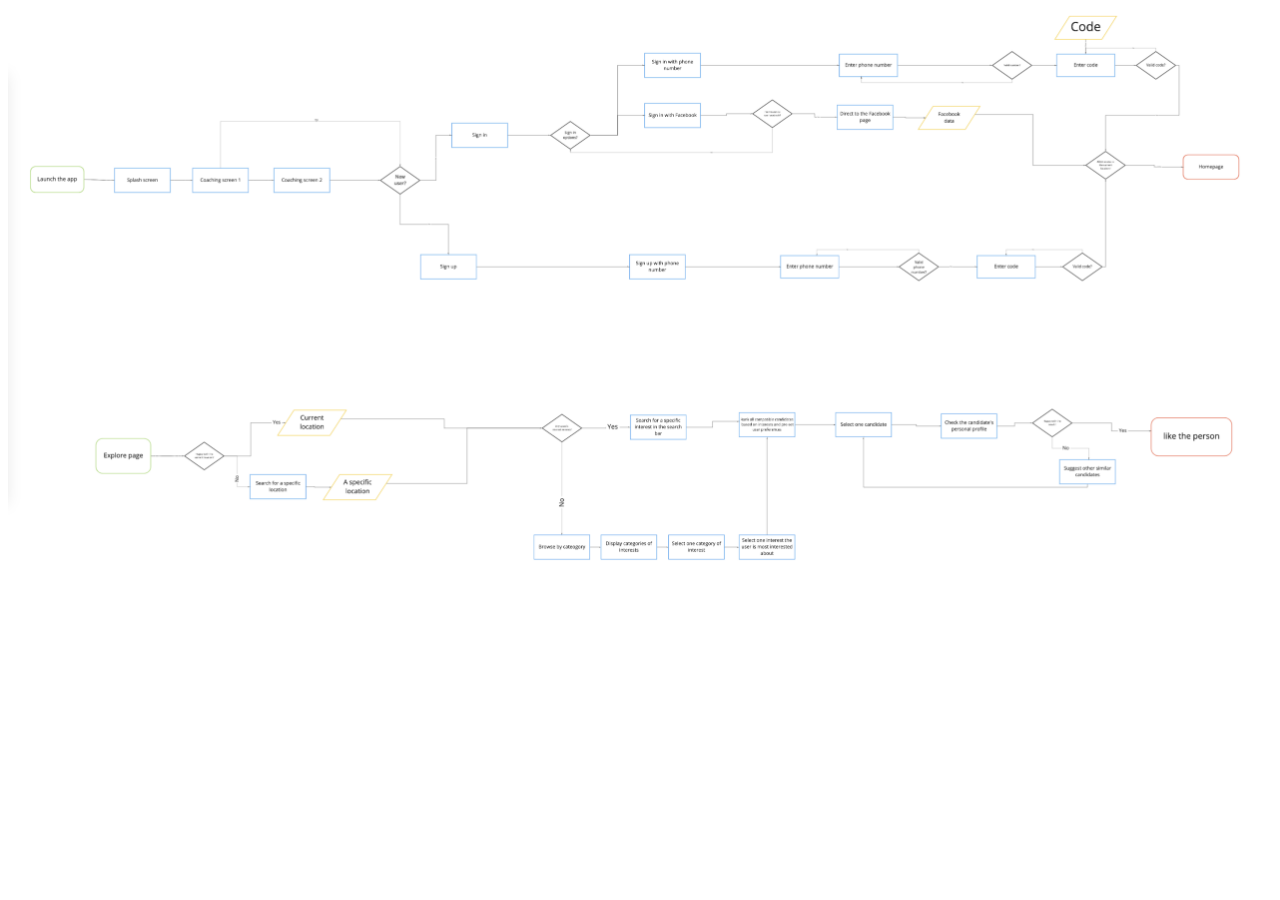
<file: filter-out.html>
<!doctype html>

<html lang="en">

<head>
  <meta charset="utf-8">
  <title>Aileen Xin's Portfolio</title>
  <link rel="shortcut icon" type="image/jpg" href="images/logo.svg"/>
  <meta name="description" content="The HTML5 Herald">
  <meta name="author" content="SitePoint">
  <meta name="viewport" content="width=device-width, initial-scale=1.0">
  <link rel="preconnect" href="https://fonts.gstatic.com">
  <link rel="preconnect" href="https://fonts.gstatic.com">
  <link href="https://fonts.googleapis.com/css2?family=Lato:ital,wght@0,100;0,300;0,400;0,700;0,900;1,100;1,300;1,400;1,700;1,900&family=Nunito:ital,wght@0,200;0,300;0,400;0,600;0,700;0,800;0,900;1,200;1,300;1,400;1,600;1,700;1,800;1,900&display=swap" rel="stylesheet">
</head>

<body>
<img src="images/ebuddy/filter-out.png" alt="filter-out" class="filter-out" width="100%">
</body>

</html>
</file>
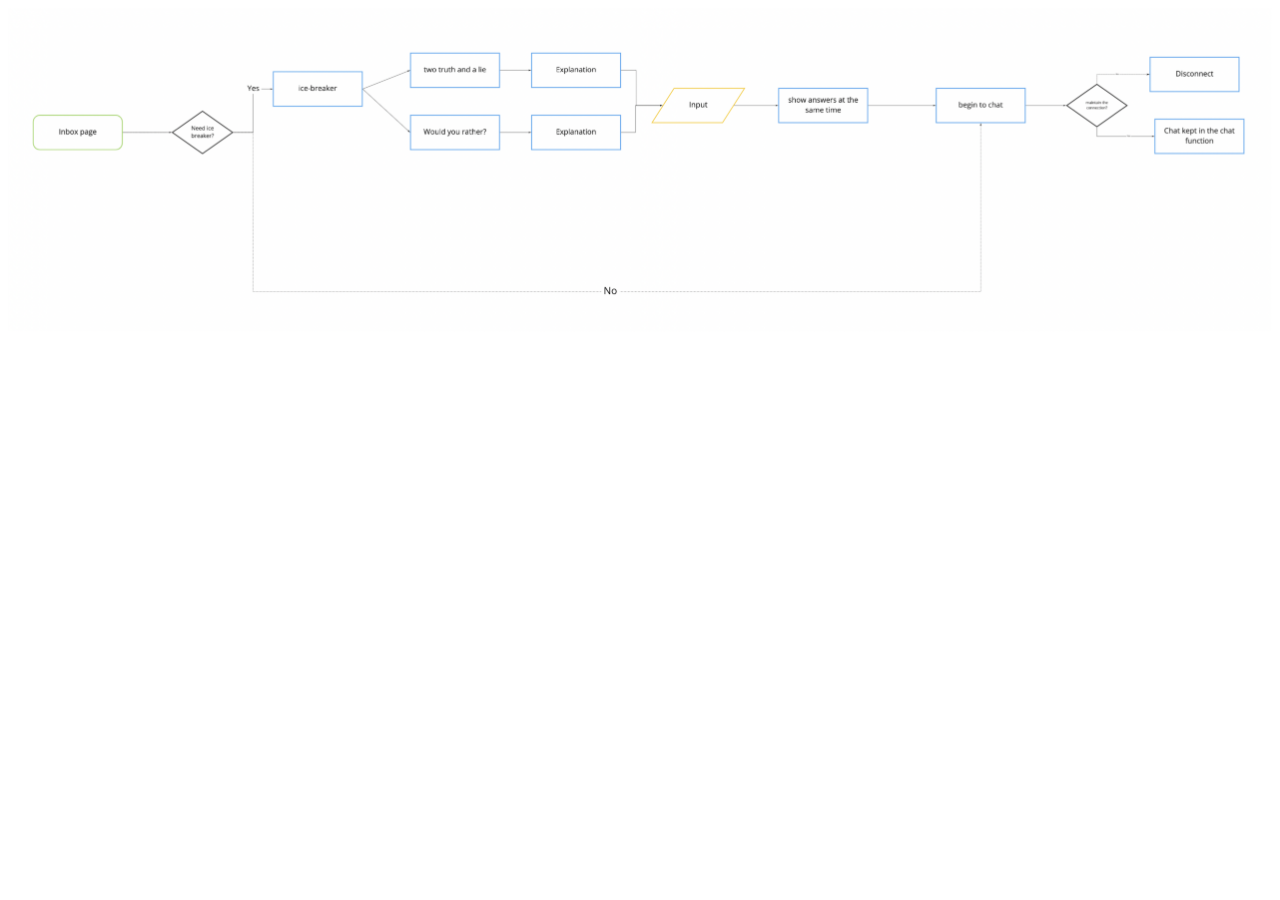
<file: ice-breaker-games.html>
<!doctype html>

<html lang="en">

<head>
  <meta charset="utf-8">
  <title>Aileen Xin's Portfolio</title>
  <link rel="shortcut icon" type="image/jpg" href="images/logo.svg"/>
  <meta name="description" content="The HTML5 Herald">
  <meta name="author" content="SitePoint">
  <meta name="viewport" content="width=device-width, initial-scale=1.0">
  <link rel="preconnect" href="https://fonts.gstatic.com">
  <link rel="preconnect" href="https://fonts.gstatic.com">
  <link href="https://fonts.googleapis.com/css2?family=Lato:ital,wght@0,100;0,300;0,400;0,700;0,900;1,100;1,300;1,400;1,700;1,900&family=Nunito:ital,wght@0,200;0,300;0,400;0,600;0,700;0,800;0,900;1,200;1,300;1,400;1,600;1,700;1,800;1,900&display=swap" rel="stylesheet">
</head>
<body>
<img src="images/ebuddy/ice-breaker-game.png" alt="ice-breaker-game" class="ice-breaker-game" width="100%">
</body>

</html>
</file>
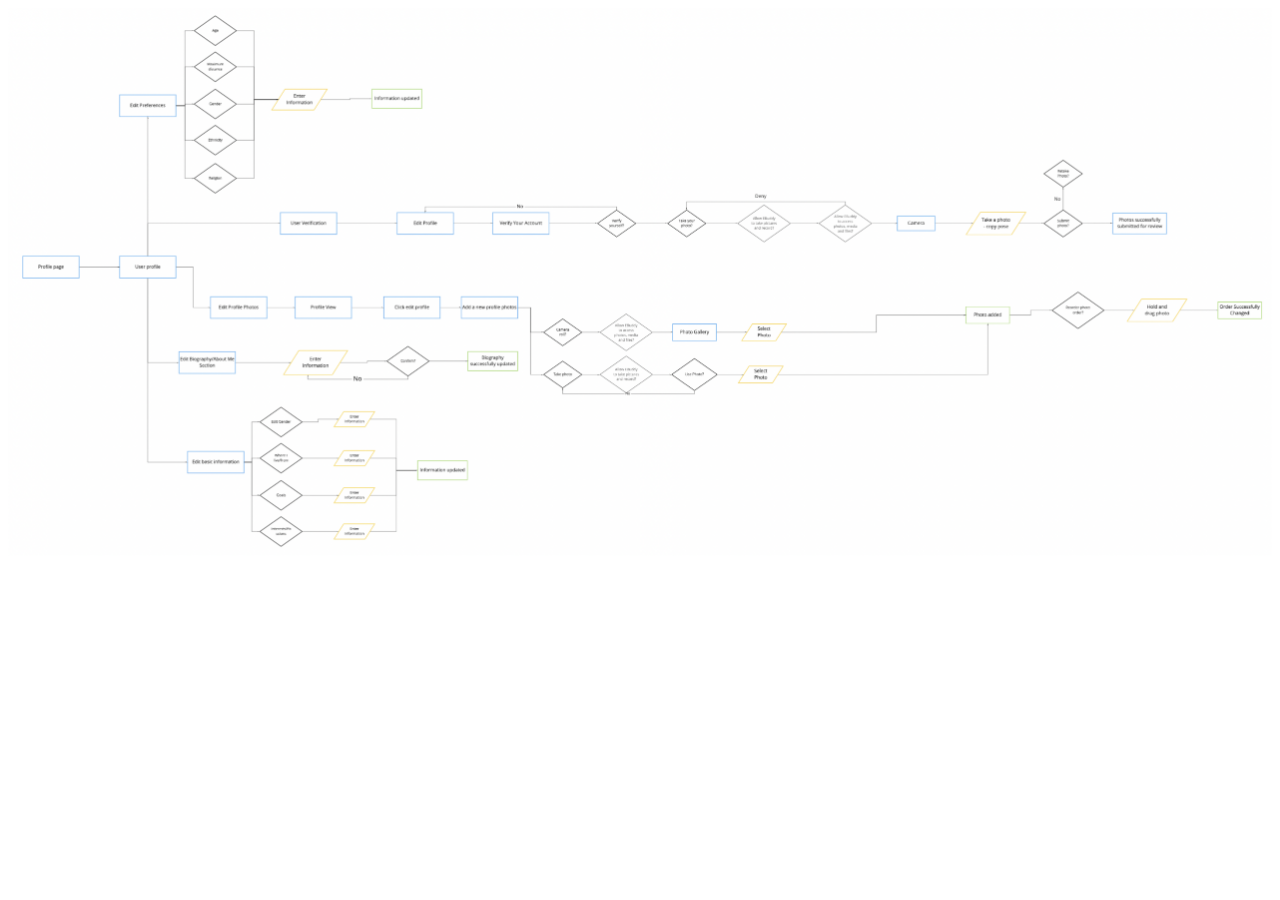
<file: identity-verification.html>
<!doctype html>

<html lang="en">

<head>
  <meta charset="utf-8">
  <title>Aileen Xin's Portfolio</title>
  <link rel="shortcut icon" type="image/jpg" href="images/logo.svg"/>
  <meta name="description" content="The HTML5 Herald">
  <meta name="author" content="SitePoint">
  <meta name="viewport" content="width=device-width, initial-scale=1.0">
  <link rel="preconnect" href="https://fonts.gstatic.com">
  <link rel="preconnect" href="https://fonts.gstatic.com">
  <link href="https://fonts.googleapis.com/css2?family=Lato:ital,wght@0,100;0,300;0,400;0,700;0,900;1,100;1,300;1,400;1,700;1,900&family=Nunito:ital,wght@0,200;0,300;0,400;0,600;0,700;0,800;0,900;1,200;1,300;1,400;1,600;1,700;1,800;1,900&display=swap" rel="stylesheet">
</head>

<body>
<img src="images/ebuddy/identity-vertification.png" alt="identity-verification" class="identity-verification" width="100%">
</body>

</html>
</file>
<file: css/style.css>
body{
    background-color:black;
    margin:0;
    padding:0;
}

section{
    margin:0 100px;
    min-height: 500px;
}

.content{
    position:relative;
    height:calc(100vh - 200px);
    margin-top:50px;
}

@media only screen and (max-width: 800px) {
    section{
        margin:0 40px;
    }
    
    .content{
        height: auto !important;
        display: flex;
        flex-direction: column-reverse;
        margin-top:20px !important;
    }

    .self-introduction{
        position:static !important;
        display:flex;
        flex-direction:column;
        width:100% !important;
        margin-top:40px !important;
    }
    
    .self-introduction h1{
        font-size: 24px !important;
    }

    .self-introduction p{
        font-size: 16px !important;
    }

    .content .img-myself{
        text-align: center;
    }
    .content .myself{
        position:static !important;
        height:100%;
        width:60%;
        margin:0 auto;
        z-index: 100 !important;
    }

    .img-myself > .blue-eclipse{
        display: none !important;
    }

    .img-myself > .yellow-eclipse{
        display: none !important;
    }

    .img-myself > .red-eclipse{
        display: none !important;
    }

    .content .arrow{
        display: none !important;
    }

}

.self-introduction{
    position:absolute;
    display:flex;
    flex-direction:column;
    width:60%;
    margin-top:calc(45vh - 200px);
}

.self-introduction h1{
    font-family: 'Lato', sans-serif;
    font-size: 40px;
    color:white;
    margin:0;
    padding:0;
}

.self-introduction p{
    font-family:'Nunito', sans-serif;
    font-size:20px;
    word-wrap: break-word;
    color:white;
    font-weight:100;
    margin:0;
    padding:0;
    margin-top:18px;
    line-height: 150%;
}

.img-myself > .myself{
    position:absolute;
    right:-80px;
    height:100%;
    z-index: 10;
}

.img-myself > .blue-eclipse{
    position:absolute;
    right: 200px;

}

.blue-eclipse #Ellipse_1-2{
    animation: color-change1 5s cubic-bezier(0.68, -0.55, 0.27, 1.55) infinite;
}

.img-myself > .yellow-eclipse{
    position:absolute;
    right: 200px;
    top:350px;
}

.yellow-eclipse #Path_10-2{
     animation: color-change2 5s cubic-bezier(0.68, -0.55, 0.27, 1.55) infinite;
}

.img-myself > .red-eclipse{
    position:absolute;
    right: 40px;
    top:160px;
}

.red-eclipse #Path_227-2{
    animation: color-change3 5s cubic-bezier(0.68, -0.55, 0.27, 1.55) infinite;
}

.content .arrow{
    position:absolute;
    bottom:30px;
    left:calc(50% - 25px);
    width:50px;
    animation: bounce-arrow 2s infinite;
    cursor: pointer;
}

@keyframes bounce-arrow{
    from{
        bottom:30px;
    }

    50%{bottom:10px;
    }

    to{bottom:30px;
    }
}

@keyframes color-change1{
    from{
        fill:#144cdf;
    }

    25%{
        fill:#f7b62d;
    }

    50%{
        fill:#fe5621;
    }


    to{
        fill:#144cdf;
    }
}

@keyframes color-change2{
    from{
        fill:#f7b62d;
    }

    25%{
        fill:#fe5621;
    }

    50%{
        fill:#144cdf;
    }


    to{
        fill:#f7b62d;
    }
}

@keyframes color-change3{
    from{
        fill:#fe5621;
    }

    25%{
        fill:#144cdf;
    }

    50%{
        fill:#f7b62d;
    }

    to{
        fill:#fe5621;
    }
}

.content-case-study{
    margin-top:80px;
    display: grid;
    grid-template-columns: repeat(7, 1fr);
    grid-template-rows: 1fr 1fr;
    grid-gap: 50px; 
    grid-template-areas:"case1 case1 case1 .  case2 case2 case2"
                         ".  . case3 case3 case3 .  ." ;
}

@media only screen and (max-width: 600px) {
    .content-case-study{
        margin-top:40px;
        display: flex;
        flex-direction: column;      
}

.content-case-study h3{
    font-size: 24px !important;
}
}

#case1{
    grid-area: case1;
}

#case2{
    grid-area: case2;
}

#case3{
    grid-area: case3;
}


.content-case-study .case-study{
    text-align: center;
}

.content-case-study .case-study-img{
    width: 100%;
    max-height: 100%;
    transition: ease 0.5s;
    cursor: pointer;
}

.content-case-study h3{
    color:white;
    font-family: 'Lato', sans-serif;
    font-size: 28px;
    margin:0;
    padding:0;
    cursor: pointer;
}

.content-case-study p{
    color: white;
    font-family: 'Nunito', sans-serif;
    font-size:16px;
    font-weight: 300;
    margin:0;
    margin-top:10px;
    margin-bottom:20px;
    line-height: 150%;
}

.content-case-study .case-study-img:hover{
    opacity: 50%;
}

.content-case-study h3:hover{
    text-decoration: underline;
}

.case-study a{
    text-decoration:none;
}

/* content-special style */
.content-special{
    height:auto;
    display: flex;
    align-items: center;
    flex-direction: column;
    justify-content: center;
    margin-top: 150px;
    
}

@media only screen and (max-width: 600px) {
    .content-special{
        height: auto;
    }

    .content-special .special .special-img{
        height: 60% !important;
    }

    .content-special h1{
        font-size: 24px !important;
        margin:0;
        margin-top: 100px;
    }

    .content-special .special h2{
        font-size: 18px !important;
        margin:0;
    }

    .content-special .special p{
        margin:0;
        margin-top: 16px;
    }
}

.content-special h1{
    color:white;
    font-family: 'Lato', sans-serif;
    font-size: 40px;
    margin-bottom: 40px;
}

.content-special .content-special-info{
    display: grid;
    grid-template-columns: repeat(auto-fit, minmax(360px,1fr));
    grid-gap: 50px; 
    text-align: center;
}

.content-special .special .img-container{
    width:100%;
    height: 70px;
    display: flex;
    justify-content: center;
    align-items: center;
}

.content-special .special .special-img{
    height: 100%;
    width: auto;

}

.content-special .special h2{
    color:white;
    font-family: 'Lato', sans-serif;
    font-size: 28px;
}

.content-special .special p{
    color: white;
    font-family: 'Nunito', sans-serif;
    font-size: 16px;
    font-weight: 300;
    line-height: 150%;
}

/* Get in touch style */
.get-in-touch{
    display: flex;
    justify-content: space-evenly;
    align-items: center;
    padding: 0;
    height:50vh;
}

@media only screen and (max-width: 600px) {
    .get-in-touch{
        flex-direction: column;
        height: auto;
        margin-top: 50px;
    }

    .left-hand, .right-hand{
        width:60% !important;
    }
    
    .social-media{
        margin-top: 10px !important;
    }

    .get-info h1{
        font-size: 24px !important;
    }

    #Component_35_1{
        width:70% !important;
    }

    #Component_36_1{
        width: 70% !important;
    }

    #Component_37_1{
        width: 70% !important;
}
}

.get-info{
    text-align: center;
}

.left-hand, .right-hand{
    width:350px;
}

.get-info h1{
    color:white;
    font-family: 'Lato', sans-serif;
    font-size:40px;
    margin:0;
    padding:0;
}

.social-media{
    display: flex;
    justify-content: space-around;
    align-items:flex-start;
    width: 223px;
    margin-top: 30px;
}

.get-in-touch #Component_35_1{
    fill:white;
    transition: ease 0.3s;
}
.get-in-touch #Component_35_1:hover{
    fill:#f7b62d;
}

.get-in-touch #Component_36_1{
    fill:white;
    transition: ease 0.3s;
}

.get-in-touch #Component_36_1:hover{
    fill:#1769ff;
}

.get-in-touch #Component_37_1{
    fill:white;
    transition: ease 0.3s;
}

.get-in-touch #Component_37_1:hover{
    fill:#0077b7;
}
</file>
<file: css/header.css>
.navigation{
    display:flex;
    justify-content:space-between;
    align-items:center; 
    padding:0 100px;
    height:100px;
}

@media only screen and (max-width: 600px) {
    .navigation{
        padding:0 40px;
    }
    
    .logo{
        height:30px !important;
    }

    .navigation-links{
        display: none !important;   
    }

    .hamburger{
        display: block !important;
    }
}

.logo{
    height:50px;
}

.navigation-links{
    display:flex;
    padding:0;
    margin:0;
}

.navigation-link{
    margin-left: 40px;
    list-style-type:none;
    color:white;
    font-family:'Lato', sans-serif;
    font-size:20px;
}

.white-link a{
    color: white !important;
}

.white-link{
    color: white !important;
}

.navigation-link a{
    text-decoration:none;
    color:rgba(255,255,255,0.6);
}

.navigation-link a:hover{
    text-decoration:none;
    color:white;
}

.hamburger{
    display: none;
    cursor: pointer;
    background-color: black;
    border:none;
    outline:none;
}
</file>
<file: css/footer.css>
footer p{
    color:white;
    font-family: 'Lato', sans-serif;
    font-weight: 400;
    margin:0;
    margin-bottom: 10px;
}

footer{
    height: 40px;
    display: flex;
    align-items: center;
    margin:0 100px;
}

@media only screen and (max-width: 700px) {
    footer{
        margin: 0 40px;
    }
}
</file>
<file: css/sidenav.css>
/* The side navigation menu */
.sidenav {
    height: 100%; /* 100% Full-height */
    width: 0; /* 0 width - change this with JavaScript */
    position: fixed; /* Stay in place */
    z-index: 100; /* Stay on top */
    top: 0; /* Stay at the top */
    left: 0;
    background-color:black; /* Black*/
    overflow-x: hidden; /* Disable horizontal scroll */
    padding-top: 100px; /* Place content 60px from the top */
    transition: 0.5s; /* 0.5 second transition effect to slide in the sidenav */
    
    display: flex;
    flex-direction: column;
    align-items: center;
  }

  
  /* The navigation menu links */
  .sidenav a {
    margin-bottom: 100px;
    text-decoration: none;
    font-size: 24px;
    color:rgba(255,255,255,0.6);
    display: block;
    transition: 0.3s;
    font-family:"Lato", sans-serif;
  }
  
  /* When you mouse over the navigation links, change their color */
  .sidenav a:hover {
    color:white;
  }
  
  /* Position and style the close button (top right corner) */
  .sidenav .closebtn {
    position: absolute;
    top: 0;
    right: 25px;
    font-size: 36px;
    margin-left: 50px;
  }
  
  /* Style page content - use this if you want to push the page content to the right when you open the side navigation */
  #main {
    transition: margin-left .5s;
    padding: 20px;
  }
  
  /* On smaller screens, where height is less than 450px, change the style of the sidenav (less padding and a smaller font size) */
  @media screen and (max-height: 450px) {
    .sidenav {padding-top: 15px;}
    .sidenav a {font-size: 18px;}
  }
</file>
<file: css/about.css>
body{
    background-color:black;
    margin:0;
    padding:0;
}

section{
    margin:0 100px;
    min-height: 500px;
}

@media only screen and (max-width: 700px) {
    section{
        margin: 0 40px;
    }
}

.content-about-me{
    margin-top: 40px;
    height:auto;
}

.download-resume a{
    text-decoration: none;
    color:white;
}

@media only screen and (max-width: 700px) {
  

    .about-me-container{
        flex-direction: column-reverse;
    }
    .about-me-container .about-me-img{
        width:60% !important;
        margin:0 0 40px !important;
    }
    .about-me-container h1{
        font-size: 24px !important;
    }
    .about-me-container p{
        font-size:16px !important;
    }
    .download-resume .download-resume-button{
        font-size:14px !important;
        font-weight: 500;
    }
}

.about-me-container{
    display: flex;
    justify-content: space-evenly;
    align-items: center;
}

.about-me-container h1{
    font-family: 'Lato', sans-serif;
    font-size: 40px;
    color:white;
    margin:0;
    padding:0;
}

.about-me-container p{
    font-family:'Nunito', sans-serif;
    font-size:20px;
    word-wrap: break-word;
    color:white;
    font-weight:100;
    margin:0;
    padding:0;
    margin-top:18px;
}

.about-me-container .about-me-img{
    width:25%;
    margin-left:20px;
}

.download-resume{
    display: flex;
    justify-content: center;
    padding:40px 0;
}

.download-resume .download-resume-button{
    padding:15px 0;
    width:100%;
    max-width: 256px;
    border-radius:50px;
    border-color:#144cdf;
    border-width:medium;
    border-style:solid;
    color:white;
    background-color:black;
    font-size:20px;
    cursor:pointer;
    outline: none;
}

.download-resume .download-resume-button:hover{
    background-color:#144cdf;
    }
</file>
<file: css/dese.css>
body{
    background-color:black;
    margin:0;
    padding:0;
    position:relative;
}

section{
    margin:0 100px;
    min-height: 500px;
}

@media only screen and (max-width: 500px) {
    section{
        min-height:fit-content;
        margin: 0 40px;
    }
}

.dese-chevron{
    position:fixed;
    width:48px;
    height:48px;
    right:80px;
    top:90vh;
    z-index: 10;
}

@media only screen and (max-width: 800px) {
    .dese-chevron{
        width: 36px !important;;
        height: 36px !important;
        right:40px !important;
    }
}

/* hero section */
.dese-hero{
    text-align: center;
    position:relative; 
    margin:auto 0;
    height: calc(100vh - 100px);
}

.dese-hero .dese-img{
    width:60%;
    margin-top: 100px;
}

.dese-hero .arrow-white{
    position:absolute;
    left:calc(50% - 25px);
    width:50px;
    animation: bounce-arrow 2s infinite;
    cursor: pointer;
    bottom:60px; 
}

@keyframes bounce-arrow{
    from{
        bottom:60x;
    }

    50%{
        bottom:40px;
    }
    
    to{
        bottom:60px;
    }
}

@media only screen and (max-width: 800px) {
    .arrow-link{
        display: none !important;
    }

    .dese-hero .dese-img{
        width:100% !important;
    }

    .dese-hero{
        height:100%;
    }
}

/* about the project */
.dese-about{
    margin-top:200px;
}

.dese-about h2{
    font-family: 'Lato', sans-serif;
    font-size: 30px;
    color:white;
    margin:0;
    padding:0;
}

.dese-about p{
    font-family:'Nunito', sans-serif;
    font-size:20px;
    color:white;
    font-weight:100;
    margin:0;
    padding:0;
    line-height:150%;
}

@media only screen and (max-width: 800px){
    .dese-about{
        margin-top:0px !important;
    }

    .dese-about p{
        font-size:16px !important;
    }

    .dese-about h2{
        font-size: 24px !important;
    }

}

/* research */
.dese-research{
    margin-top:100px;
}

.dese-research #research-title{
    color:#F7B62D;
    font-family: 'Lato', sans-serif;
    font-size:20px;
    margin-bottom: 10px;
}

.dese-research h2{
    font-family: 'Lato', sans-serif;
    font-size: 30px;
    color:white;
    margin:0;
    padding:0;
}

.dese-research p{
    font-family:'Nunito', sans-serif;
    font-size:20px;
    color:white;
    font-weight:100;
    margin:0;
    padding:0;
    line-height:150%;
}

.dese-research .secondary-navigation{
    display: flex;
    margin-top: 80px;
    justify-content: space-between;
    align-items: center;
}

.secondary-navigation .secondary-navigation-img{
    width:50%;
}

.secondary-navigation-text{
    width:40%;
}

.secondary-navigation-text h3{
    font-family: 'Lato', sans-serif;
    font-size: 30px;
    color:white;
    margin:0;
    padding:0;
}

.dese-research .menu{
    display: flex;
    margin-top:80px;
    justify-content: space-evenly;
    align-items: center;
}

.menu .menu-text{
    width:40%;
}

.menu h3{
    font-family: 'Lato', sans-serif;
    font-size: 30px;
    color:white;
    margin:0;
    padding:0;
}

.menu .menu-img{
    height:420px;
}

.website-cards{
    display: flex;
    margin-top:80px;
    justify-content: space-between;
    align-items: center;
}

.website-cards .website-cards-img{
    width:40%;
}

.website-cards-text h3{
    font-family: 'Lato', sans-serif;
    font-size: 30px;
    color:white;
    margin:0;
    padding:0;
}

.website-cards .website-cards-text{
    width: 40%;
}

.search-bar{
    display: flex;
    margin-top:80px;
    justify-content: space-between;
    align-items: center;
}

.search-bar .search-bar-text{
    width:40%;
}

.search-bar h3{
    font-family: 'Lato', sans-serif;
    font-size: 30px;
    color:white;
    margin:0;
    padding:0;
}

.search-bar .search-bar-img{
    width:50%;
}

.card-sorting{
    margin-top:200px;
}

.card-sorting h2{
    font-family: 'Lato', sans-serif;
    font-size: 30px;
    color:white;
    margin:0;
    padding:0;
}


.card-sorting .card-sorting-img{
    margin-top:50px;
    width:80%;
    display:block;
    margin-left:auto;
    margin-right:auto;
}

.sitemap{
    margin-top: 100px;
}

.sitemap .sitemap-container{
    text-align: center;
}

.sitemap .sitemap-img{
    width:100%;
}

.sitemap h5{
    font-family: 'Lato', sans-serif;
    font-size: 22px;
    color:white;
    margin:0;
    padding:0;
    margin-top:20px;
    margin-bottom: 80px;
}

@media only screen and (max-width: 800px){
    .dese-research #research-title{
        font-size:16px!important;
    }

    .dese-research h2{
        font-size:24px!important;
    }

    .dese-research p{
        font-size:16px!important;
    }

    .dese-research .secondary-navigation{
        flex-direction: column-reverse;
        margin-top:40px!important;
    }

    .secondary-navigation .secondary-navigation-img{
        width:100% !important;
        margin-top:20px!important;
    }

    .secondary-navigation .secondary-navigation-text{
        width:100%!important;
    }

    .secondary-navigation h3{
        font-size:22px!important;
    }

    .dese-research .menu{
        flex-direction:column;
    }

    .menu .menu-text{
        width:100%!important;
    }

    .menu h3{
        font-size:22px!important;
    }

    .menu .menu-img{
        width:100%;
        margin-top:20px!important;
    }

    .dese-research .website-cards{
        flex-direction: column-reverse;
    }

    .website-cards .website-cards-img{
        width:100%!important;
        margin-top:20px!important;
    }
    
    .website-cards-text h3{
        font-size:22px!important;
    }

    .website-cards .website-cards-text{
        width: 100%!important;
    }

    .dese-research .search-bar{
        flex-direction:column;
    }

    .search-bar .search-bar-text{
        width:100%!important;
    }

    .search-bar h3{
        font-size:22px!important;
    }

    .search-bar .search-bar-img{
        width: 100%!important;
        margin-top:20px!important;
    }

    .card-sorting h2{
        font-size:24px!important;
    }

    .card-sorting .card-sorting-img{
        width: 100% !important;
    }

    .sitemap h5{
        font-size:14px!important;
    }
}

/* design */
.dese-design{
    margin-top: 200px;
}

.dese-design #design-title{
    color:#F7B62D;
    font-family: 'Lato', sans-serif;
    font-size:20px;
    margin-bottom:10px;
}

.dese-design #user-interface-design-title{
    font-family: 'Lato', sans-serif;
    font-size: 30px;
    color:white;
    margin:0;
    padding:0;
}

.dese-design .title-text{
    margin-top: 80px;
    text-align:center;
}

.title-text h2{
    font-family: 'Lato', sans-serif;
    font-size: 30px;
    color:white;
    margin:0;
    padding:0;
}

.title-text p{
    font-family:'Nunito', sans-serif;
    font-size:20px;
    color:white;
    font-weight:100;
    margin:0;
    padding:0;
    line-height:150%;
}

.dese-design h4{
    font-family: 'Lato', sans-serif;
    font-size: 24px;
    color:white;
    margin:0;
    padding:0;
}

.dese-design p{
    font-family:'Nunito', sans-serif;
    font-size:20px;
    color:white;
    font-weight:100;
    margin:0;
    padding:0;
    line-height:150%;
}

.color-img{
    width:70%;  
}

.dese-design .primary-colours{
    display:grid;
    grid-template-columns: repeat(3, 30%);
    grid-gap:5%;
    text-align: center;
    margin-top:60px;
    justify-content: center;
    align-items: center;
}

#dark-cyan-blue{
    color: #034AA6;
    font-family:'Lato', sans-serif;
    font-size:20px;
    margin-top: 10px;
} 

#dark-cyan-blue-hex-code{
    color: #034AA6;
    font-family:'Nunito', sans-serif;
    font-size:16px;
    margin:0;
    margin-top:10px;
}

#cyan-blue{
    color:#0476D9;
    font-family:'Lato', sans-serif;
    font-size:20px;
    margin-top: 10px;
}

#cyan-blue-hex-code{
    color:#0476D9;
    font-family:'Nunito', sans-serif;
    font-size:16px;
    margin:0;
    margin-top:10px;
}

#hot-pink{
    color:#ed2160;
    font-family:'Lato', sans-serif;
    font-size:20px;
    margin-top: 10px;
}

#hot-pink-hex-code{
    color:#ed2160;
    font-family:'Nunito', sans-serif;
    font-size:16px;
    margin:0;
    margin-top:10px;
}

#secondary-colours{
    margin-top: 100px;
}

.dese-design .secondary-colours{
    display: grid;
    grid-template-columns: repeat(3, 30%);
    grid-gap:5%;
    text-align: center;
    justify-content: center;
    align-items: center;
}

#cyan{
    color:#06aff2;
    font-family:'Lato', sans-serif;
    font-size:20px;
    margin-top: 10px;
}

#cyan-hex-code{
    color:#06aff2;
    font-family:'Nunito', sans-serif;
    font-size:16px;
    margin:0;
    margin-top:10px;
}

#orange-peel{
    color:#f29f05;
    font-family:'Lato', sans-serif;
    font-size:20px;
    margin-top: 10px;
}

#orange-peel-hex-code{
    color:#f29f05;
    font-family:'Nunito', sans-serif;
    font-size:16px;
    margin:0;
    margin-top:10px;
}

#yellow{
    color:#f2b704;
    font-family:'Lato', sans-serif;
    font-size:20px;
    margin-top: 10px;
}

#yellow-hex-code{
    color:#f2b704;
    font-family:'Nunito', sans-serif;
    font-size:16px;
    margin:0;
    margin-top:10px;
}

.dese-design .typography-text-intro{
    margin-top:200px;
    text-align: center;
    padding:0 150px;
}

.typography-text-intro p{
    font-family:'Nunito', sans-serif;
    font-size:22px;
    color:white;
    font-weight:100;
    margin:0;
    padding:0;
    line-height:150%;
}

.typography-text-demo{
    display: flex;
    align-items: center;
    justify-content: space-evenly;
    margin-top: 100px;
    text-align: center;
}

.typography-text-demo #poppins{
    font-family: 'Poppins', sans-serif;
    font-size:50px;
    font-weight:400;
}

.abc-poppins{
    font-family: 'Poppins', sans-serif;
}

.abc-poppins #abc{
    font-size:30px;
    font-weight:200;
    color: #d3d3d3;
}

.abc-open-sans{
    font-family: 'Open Sans', sans-serif;
}

#open-sans{
    font-family: 'Open Sans', sans-serif;
    font-size:50px;
    font-weight: 400;
}

.abc-open-sans #abc-1{
    font-size:30px;
    font-weight:200;
    color: #d3d3d3;
}

.dese-design .iconography{
    margin-top:200px;
    display:flex;
    align-items:center;
    justify-content:space-evenly;
}

.iconography .dese-icons-img{
    width:50%;
}

.iconography-text{
    width:20%;
}

.iconography-text h2{
    font-family: 'Lato', sans-serif;
    font-size: 30px;
    color:white;
    margin:0;
    padding:0;
}

.dese-design .illutrations{
    margin-top: 200px;
    display: grid;
    grid-template-columns: repeat(3, 1fr);
    grid-template-rows: repeat(2, 35%) ;
    grid-row-gap:30%;
    justify-content: space-evenly;
    align-items: center;

}

.illutration-text h2{
    font-family: 'Lato', sans-serif;
    font-size: 30px;
    color:white;
    margin:0;
    padding:0;
}

.illutrations .dese-illutration{
    width:60%;
    display: block;
    margin-left:auto;
    margin-right:auto;
}

@media only screen and (max-width: 800px){
    .dese-design #design-title{
        font-size:16px;
    }

    .dese-design #user-interface-design-title{
        font-size: 24px;
    }

    .dese-design .title-text{
        margin-top:40px;
    }

    .title-text h2{
        font-size: 24px;
    }

    .title-text p{
        font-size:16px;
    }

    .dese-design h4{
        font-size:20px;
        margin-top:40px;
    }

    .dese-design p{
        font-size:16px;
    }

    .dese-design .primary-colours{
        grid-template-columns: repeat(2, 50%);
        margin-top:30px;
    }

    #dark-cyan-blue{
        font-size:16px;
    }

    #dark-cyan-blue-hex-code{
        font-size:14px;
    }

    #cyan-blue{
        font-size:16px;
    }

     #cyan-blue-hex-code{
          font-size:14px;
     }

     #hot-pink{
         font-size:16px;
     }

     #hot-pink-hex-code{
          font-size:14px;
     }

     .dese-design .secondary-colours{
        grid-template-columns: repeat(2, 50%);
     }

     #cyan{
         font-size:16px;
     }

     #cyan-hex-code{
         font-size:14px;
     }

     #orange-peel{
          font-size:16px;
     }

     #orange-peel-hex-code{
         font-size:14px;
     }

     #yellow{
         font-size:16px;
     }

     #yellow-hex-code{
         font-size:14px;
     }

     .typography-text-demo{
         flex-direction: column;
     }

     .typography-text-demo #poppins{
        font-size:30px;
     }

     .abc-poppins #abc{
         font-size:24px;
         margin-top: 10px;
     }

     #open-sans{
         font-size:30px;
         margin-top:30px;
     }

     .abc-open-sans #abc-1{
         font-size:24px;
         margin-top: 10px;
     }
     
    .dese-design .typography-text-intro{
        padding:0;
    }

    .dese-design .iconography{
        flex-direction: column-reverse;
    }

    .iconography .dese-icons-img{
        width:100%;
        margin-top: 20px;
    }

    .iconography-text{
        width:100%;
    }

    .iconography-text h2{
        font-size:24px;
    }

    .dese-design .illutrations{
        display:flex;
        flex-direction:column;
    }

    .typography-text-demo{
        flex-direction:column;
    }

    .illutration-text h2{
        font-size:24px;
    }

    .illutrations .dese-illutration{
        width:40%;
        margin:20px 0;
    }

}

/* testing */
.dese-testing{
    margin-top:200px;
}

.dese-testing #testing-title{
    color:#F7B62D;
    font-family: 'Lato', sans-serif;
    font-size:20px;
    margin-bottom:10px;
}

.dese-testing h2{
    font-family: 'Lato', sans-serif;
    font-size: 30px;
    color:white;
    margin:0;
    padding:0;
}

.dese-testing .dese-usability-testing{
    display: flex;
    justify-content: space-between;
    margin-top: 50px;
}

.dese-usability-testing-text #usability-testing-title{
    font-family: 'Lato', sans-serif;
    font-size: 24px;
    color:white;
    margin:0;
    padding:0;
    margin-bottom:20px;
}

.dese-usability-testing-text p{
    font-family:'Nunito', sans-serif;
    font-size:20px;
    color:white;
    font-weight:100;
    margin:0;
    padding:0;
    line-height:150%;
}

.dese-usability-testing-text ul{
    list-style: none;
    font-family:'Nunito', sans-serif;
    font-size:20px;
    color:white;
    font-weight:100;
    margin:0;
    padding:0;
    line-height:150%;
}

.dese-usability-testing .dese-usability-testing-text{
    width:70%;
}

.dese-annotation{
    text-align:center;
    margin-bottom:200px;
}

.dese-annotation .dese-annotation-img{
    width:80%;
}

.dese-annotation h3{
    font-family:'Nunito', sans-serif;
    font-size:20px;
    color:#fe5621;
    font-weight:300;
    margin:0;
    padding:0;
    margin-top: 10px;
}

.dese-testing .dese-mockups{
    width:90%;
    display:block;
    margin-left:auto;
    margin-right:auto;
}

@media only screen and (max-width: 800px){
    .dese-testing #testing-title{
        font-size:16px!important;
    }

    .dese-testing h2{
        font-size:24px!important;
    }

    .dese-testing .dese-usability-testing{
        flex-direction:column;
        margin-top:40px!important;
    }

    .dese-usability-testing-text #usability-testing-title{
        font-size:22px!important;
    }

    .dese-usability-testing-text p{
        font-size:16px!important;
    }

    .dese-usability-testing-text ul{
        font-size:16px!important;
    }

    .dese-usability-testing .dese-usability-testing-text{
        width:100%;
    }

    .dese-annotation .dese-annotation-img{
        width:100%;
        margin-top:20px;
    }

    .dese-annotation h3{
        font-size:16px!important;
    }

    .dese-testing .dese-mockups{
        width:100%;
    }
}

/* summary */
.dese-summary{
    margin-top:200px;
}

.dese-summary h2{
    font-family: 'Lato', sans-serif;
    font-size: 30px;
    color:#f7b62d;
    margin:0;
    padding:0;
    margin-bottom:10px;
}

.dese-summary ul{
    list-style: none;
    font-family:'Nunito', sans-serif;
    font-size:22px;
    color:white;
    font-weight:100;
    margin:0;
    padding:0;
    line-height: 150%;
}

@media only screen and (max-width: 800px){
    .dese-summary ul{
        font-size:16px;
    }

    .dese-summary h2{
        font-size:24px!important;
    }
}

/* marvel */
iframe{
    display:block;
    margin-left:auto;
    margin-right:auto;
}

@media only screen and (max-width: 800px){
    iframe{
        width:80%;
    }
}

/* Other case studies */
.more-case-studies{
    margin-top:200px;
}
.more-case-studies h2{
    font-family: 'Lato', sans-serif;
    font-size: 30px;
    color:white;
    margin:0;
    padding:0;
    text-align: center;
}

.ebuddy-img, .Jade-agencies-img{
    width:80%;
}

.ebuddy-img:hover{
    opacity:50%;
    cursor: pointer;
}

.Jade-agencies-img:hover{
    opacity: 50%;
    cursor: pointer;
}

.more-case-studies .case-studies{
    display: grid;
    grid-template-columns: 1fr 1fr;
    text-align:center;
    margin-top:40px; 
}

.case-studies h3{
    font-family: 'Lato', sans-serif;
    font-size: 24px;
    color:white;
    margin:0;
    padding:0;
    font-weight:400;
}

.case-studies h3:hover{
    cursor: pointer;
    text-decoration: underline;
}

.ebuddy a{
    text-decoration: none;
}

.Jade-Agencies a{
    text-decoration: none;
}

@media only screen and (max-width: 800px){
    .more-case-studies{
        margin-top:100px;
        margin-bottom:100px;
    }
    
    .more-case-studies h2{
        font-size:24px!important;
    }

    .case-studies h3{
        font-size:20px!important;
    }

    .more-case-studies .case-studies{
        grid-template-rows: repeat(2 48%)!important;
        grid-template-columns: 1fr!important;
        grid-row-gap:4%;
        
    }
}
</file>
<file: css/ebuddy.css>
body{
    background-color:black;
    margin:0;
    padding:0;
    position:relative;
}

section{
    margin:0 100px;
    min-height: 500px;
}

@media only screen and (max-width: 500px) {
    section{
        min-height:fit-content;
        margin:0 40px;
    }
}

.ebuddy-chevron{
    position:fixed;
    width:48px;
    height:48px;
    right:80px;
    top:90vh;
    z-index: 10;
}

@media only screen and (max-width: 800px) {
    .ebuddy-chevron{
        width: 36px !important;;
        height: 36px !important;
        right:40px !important;
    }
}

/* hero section */
.ebuddy-hero{
    text-align: center;
    position:relative; 
    margin:auto 0;
    height: calc(100vh - 100px);
}

.ebuddy-hero .ebuddy-img{
    width:60%;
}

.ebuddy-hero .arrow-white{
    position:absolute;
    left:calc(50% - 25px);
    width:50px;
    animation: bounce-arrow 2s infinite;
    cursor: pointer;
    bottom:60px; 
}

@keyframes bounce-arrow{
    from{
        bottom:60x;
    }

    50%{
        bottom:40px;
    }
    
    to{
        bottom:60px;
    }
}

@media only screen and (max-width: 800px) {
    .arrow-link{
        display: none !important;
    }


    .ebuddy-hero .ebuddy-img{
        width:100% !important;
    }

    .ebuddy-hero{
        height:100%;
    }
}

/* about the project */
.ebuddy-about{
    margin-top:200px;
}

.ebuddy-about h2{
    font-family: 'Lato', sans-serif;
    font-size: 30px;
    color:white;
    margin:0;
    padding:0;
}

.ebuddy-about p{
    font-family:'Nunito', sans-serif;
    font-size:20px;
    word-wrap: break-word;
    color:white;
    font-weight:100;
    margin:0;
    padding:0;
    line-height: 150%;
}

@media only screen and (max-width: 800px){
    .ebuddy-about{
        margin-top:0px !important;
    }
    .ebuddy-about p{
        font-size:16px !important;
    }
    .ebuddy-about h2{
        font-size: 24px !important;
    }

}
/* research */
.ebuddy-research{
    margin-top:100px;
}

.ebuddy-research #research-title{
    color:#F7B62D;
    font-family: 'Lato', sans-serif;
    font-size:20px;
    margin-bottom: 10px;
}

.ebuddy-research h1{
    font-family: 'Lato', sans-serif;
    font-size: 30px;
    color:white;
    margin:0;
    padding:0;
}

.ebuddy-research p{
    font-family:'Nunito', sans-serif;
    font-size:20px;
    color:white;
    font-weight:100;
    margin:0;
    padding:0;
    line-height: 150%;
}

.research-text{
    position:relative;
    height:120vh;
    margin-top:50px;
}

.circle{
    border-radius:50%;
    display:flex;
    align-items:center;
    justify-content:center;
    text-align:center;
    padding:40px;
    font-size: 20px;
    font-family:'Nunito', sans-serif;
    font-weight: 600;
}

.yellow{
    background-color:#f7b62d;
    color:black;
}

.blue{
    background-color:#144cdf;
    color:white;
}

.large{
    height:250px;
    width:250px;
}

.medium{
    height:200px;
    width:200px;
}

.small{
    height:140px;
    width:140px;

}

#large-yellow-circle{
    position:absolute;
    left:5%;
}

#small-blue-circle{
    position:absolute;
    right:40%;
    top:30%;
    z-index:1;
}

#medium-blue-circle{
    position:absolute;
    right:5%;
    top:10%;
}

#medium-yellow-circle{
    position:absolute;
    left: 8%;
    top:50%;
}

.research-text .read-book-girl-img{
    position:absolute;
    width:30%;
    right:5%;
    top:55%;
    min-width:300px;
}

.ebuddy-competitor-analysis{
    display: flex;
    justify-content: space-between;
    align-items: center;
}

.ebuddy-competitor-analysis .competitor-analysis-text{
    display:flex;
    flex-direction:column;
    text-align:center;
    width: 45%;
}

.ebuddy-competitor-analysis .ebuddy-competitors{
    width:45%;
}

.ebuddy-competitor-analysis h2{
    font-family: 'Lato', sans-serif;
    font-size: 30px;
    color:white;
    margin:0;
    padding:0;
    margin-bottom:20px;
}

@media only screen and (max-width: 800px){
    .ebuddy-research #research-title{
        font-size:16px!important;
    }

    .ebuddy-research h1{
        font-size:24px!important;
    }

    .ebuddy-research h2{
        font-size:24px!important;
    }

    .ebuddy-research p{
        font-size:16px !important;
    }
    
    .ebuddy-competitor-analysis{
        flex-direction: column !important;
    }

    .ebuddy-competitor-analysis .competitor-analysis-text{
        width: 100% !important;
    }

    .ebuddy-competitor-analysis .ebuddy-competitors{
        width:100% !important;
        margin-top:50px !important;
    }

    .research-text{
        display:flex !important;
        flex-direction:column;
        position:static!important;
        align-items:center;
        margin-top:20px;
        height: auto !important;
        width:100% !important;
    }

    .circle{
        font-size: 16px !important;
        font-weight: 600;
        padding:10px!important;
        border-radius:0!important;
        display: block !important;
        margin-bottom: 10px;
    }    

    .large{
    height:auto !important;
    width:100% !important;
    }

    .medium{
        height:auto !important;
        width:100% !important;
    }

    .small{
        height:auto!important;
        width:100%!important;
    }

    #large-yellow-circle{
        position:static!important;
    }


    #small-blue-circle{
        position:static!important;
    }

    #medium-blue-circle{
        position:static!important;
    }

    #medium-yellow-circle{
        position:static!important;
    }

    .research-text .read-book-girl-img{
        position:static!important;
        height:auto!important;
        margin-top:40px;
        margin-bottom:100px;
        
    }

    .ebuddy-competitor-analysis{
    display: flex;
    justify-content: space-between;
    align-items: center;
    }

.ebuddy-competitor-analysis .competitor-analysis-text{
    display:flex;
    flex-direction:column;
    text-align:center;
    width: 45%;
    }

.ebuddy-competitor-analysis .ebuddy-competitors{
    width:45%;
    }

.ebuddy-competitor-analysis h2{
    font-family: 'Lato', sans-serif;
    font-size: 30px;
    color:white;
    margin:0;
    padding:0;
    margin-bottom:20px;
    }
}



/* definition */
.ebuddy-definition{
    margin-top:200px;
}

.ebuddy-definition #definition-title{
    color:#F7B62D;
    font-family: 'Lato', sans-serif;
    font-size:20px;
    margin-bottom:10px;
}

.ebuddy-definition h2{
    font-family: 'Lato', sans-serif;
    font-size: 30px;
    color:white;
    margin:0;
    padding:0;
}

.ebuddy-definition p{
    font-family:'Nunito', sans-serif;
    font-size:20px;
    color:white;
    font-weight:100;
    margin:0;
    padding:0;
    line-height: 150%;
}

.ebuddy-definition .ebuddy-user-persona{
    margin-top:100px;
}

.ebuddy-user-persona .ebuddy-user-persona-img{
    width:80%;
    display: block;
    margin-right: auto;
    margin-left:auto;
}

@media only screen and (max-width: 800px){
    .ebuddy-definition #definition-title{
        font-size:16px!important;
    }

    .ebuddy-definition h2{
        font-size:24px!important;
    }

    .ebuddy-definition p{
        font-size:16px;
    }

    .ebuddy-user-persona .ebuddy-user-persona-img{
        width:100%;
    }
}

/* ideation */
.ebuddy-ideation{
    margin-top:200px;
}

.ebuddy-ideation #ideation-title{
    color:#F7B62D;
    font-family: 'Lato', sans-serif;
    font-size:20px;
    margin-bottom:10px;
}

.ebuddy-ideation h2{
    font-family: 'Lato', sans-serif;
    font-size: 30px;
    color:white;
    margin:0;
    padding:0;
}

.ebuddy-ideation p{
    font-family:'Nunito', sans-serif;
    font-size:20px;
    color:white;
    font-weight:100;
    margin:0;
    padding:0;
    line-height: 150%;
}

.ebuddy-ideation .ebuddy-user-flow{
    margin-top:100px;
}

.ebuddy-ideation .ebuddy-storyboard-img{
    width:80%;
    display: block;
    margin-left: auto;
    margin-right: auto;
}

.ebuddy-user-flow .user-flow-cards{
    display:flex;
    justify-content: space-between;
}

.uf-cards{
    width:25%;
    display: flex;
    flex-direction:column;
    text-align: center;
    justify-content: space-between;
    margin-top:40px;
    text-decoration:none;
}

.uf-cards .ufc-img{
    width:100%;
    border-radius:4px 4px 0 0;
}

.uf-cards .ufc-img:hover{
    width:100%;
    border-radius:4px 4px 0 0;
    opacity: 50%;
    cursor: pointer;
}

.uf-cards .ufc-text p{ 
     text-align: center;
     font-weight:400;
     line-height: 150%;
}


.uf-cards .ufc-text{
    border-radius:0 0 4px 4px;
    padding:10px 10px;
    background-color: #144cdf;
    flex:1;
    display: flex;
    align-items: center;
    justify-content: center;
} 

@media only screen and (max-width: 800px){
    .ebuddy-ideation #ideation-title{
        font-size:16px!important;
    }

    .ebuddy-ideation h2{
        font-size:24px;
    }

    .ebuddy-ideation p{
        font-size:16px;
    }

    .ebuddy-user-flow .user-flow-cards{
        flex-direction:column;
    }

    .uf-cards{
        width: 60% !important;
        display: block;
        margin-left: auto;
        margin-right: auto;
    }

    .ebuddy-ideation .ebuddy-storyboard-img{
        width:100%;
    }
}

/* prototyping */
.ebuddy-prototyping{
    margin-top:200px;
}

.ebuddy-prototyping #prototyping-title{
    color:#F7B62D;
    font-family: 'Lato', sans-serif;
    font-size:20px;
    margin-bottom:10px;
}

.ebuddy-prototyping h2{
    font-family: 'Lato', sans-serif;
    font-size: 30px;
    color:white;
    margin:0;
    padding:0;
}

.ebuddy-prototyping p{
    font-family:'Nunito', sans-serif;
    font-size:20px;
    color:white;
    font-weight:100;
    margin:0;
    padding:0;
    line-height: 150%;
}

.ebuddy-prototyping .ebuddy-low-fidelity{
    width:70%;
     display:block;
    margin-left:auto;
    margin-right:auto;
}

.ebuddy-prototyping .ebuddy-low-fidelity-container{
    margin-top:60px;
}

@media only screen and (max-width: 800px){
    .ebuddy-prototyping #prototyping-title{
        font-size:16px!important;
    }

    .ebuddy-prototyping h2{
        font-size:24px!important;
    }

    .ebuddy-prototyping p{
        font-size:16px;
    }

    .ebuddy-prototyping .ebuddy-low-fidelity{
        width:100%;
    }
}

/* testing */
.ebuddy-testing{
    margin-top:200px;
}

.ebuddy-testing #testing-title{
    color:#F7B62D;
    font-family: 'Lato', sans-serif;
    font-size:20px;
    margin-bottom:10px;
}

.ebuddy-testing .ebuddy-usability-testing{
    display: flex;
    justify-content: space-between;
}

.ebuddy-usability-testing-text h2{
    font-family: 'Lato', sans-serif;
    font-size: 30px;
    color:white;
    margin:0;
    padding:0;
}

.ebuddy-usability-testing-text p{
    font-family:'Nunito', sans-serif;
    font-size:20px;
    color:white;
    font-weight:100;
    margin:0;
    padding:0;
    line-height: 150%;
}

.ebuddy-usability-testing-text ul{
    list-style: none;
    font-family:'Nunito', sans-serif;
    font-size:20px;
    color:white;
    font-weight:100;
    margin:0;
    padding:0;
}

.ebuddy-usability-testing .ebuddy-usability-testing-text{
    width:70%;
}

.ebuddy-annotation{
    text-align:right;
    margin-bottom: 200px;
}

.ebuddy-annotation .ebuddy-annotation-img{
    width:70%;
}

.ebuddy-annotation h3{
    font-family:'Nunito', sans-serif;
    font-size:20px;
    color:#fe5621;
    font-weight:300;
    margin:0;
    padding:0;
    margin-top:10px;
}

.ebuddy-testing .ebuddy-mockups{
    width:70%;
    display:block;
    margin-left:auto;
    margin-right:auto;
}

@media only screen and (max-width: 800px){
    .ebuddy-testing #testing-title{
        font-size:16px!important;
    }

    .ebuddy-testing .ebuddy-usability-testing{
        flex-direction:column;
    }

    .ebuddy-usability-testing-text h2{
        font-size:24px!important;
    }

    .ebuddy-usability-testing-text p{
        font-size:16px;
    }

    .ebuddy-usability-testing-text ul{
        font-size:16px;
    }

    .ebuddy-usability-testing .ebuddy-usability-testing-text{
        width:100%;
    }

    .ebuddy-annotation{
        text-align:center;
        margin-bottom: 100px;
        margin-top: 30px;
    }

    .ebuddy-annotation h3{
        margin-top:8px;
        font-size:14px;
    }

    .ebuddy-annotation .ebuddy-annotation-img{
        width:100%;
    }

    .ebuddy-testing .ebuddy-mockups{
        width:100% !important;
    }
}

/* summary */
.ebuddy-summary{
    margin-top:200px;
}

.ebuddy-summary #summary-title{
    font-family: 'Lato', sans-serif;
    font-size: 30px;
    color:#f7b62d;
    margin:0;
    padding:0;
    margin-bottom:10px;
}

.ebuddy-summary ul{
    list-style: none;
    font-family:'Nunito', sans-serif;
    font-size:22px;
    color:white;
    font-weight:100;
    margin:0;
    padding:0;
    line-height: 150%;
}

@media only screen and (max-width: 800px){
    .ebuddy-summary #summary-title{
        font-size:24px!important;
    }

    .ebuddy-summary ul{
        font-size:16px;
    }
}

/* Other case studies */
.case-studies a{
    text-decoration:none;
}

.more-case-studies h2{
    font-family: 'Lato', sans-serif;
    font-size: 30px;
    color:white;
    margin:0;
    padding:0;
    text-align: center;
}

.DESE-img, .Jade-Agencies-img{
    width:80%;
}

.DESE-img:hover{
    opacity:50%;
    cursor: pointer;
}

.Jade-Agencies-img:hover{
    opacity: 50%;
    cursor: pointer;
}

.more-case-studies .case-studies{
    display: grid;
    grid-template-columns: 1fr 1fr;
    text-align:center;
    margin-top:40px; 
}

.case-studies h3{
    font-family: 'Lato', sans-serif;
    font-size: 24px;
    color:white;
    margin:0;
    padding:0;
    font-weight:400;
}

.case-studies h3:hover{
    cursor: pointer;
    text-decoration: underline;
}

@media only screen and (max-width: 800px){
    .more-case-studies{
        margin-top:100px;
        margin-bottom:100px;
    }
    
    .more-case-studies h2{
        font-size:24px!important;
    }

    .case-studies h3{
        font-size:20px!important;
    }

    .more-case-studies .case-studies{
        grid-template-rows: repeat(2 48%)!important;
        grid-template-columns: 1fr!important;
        grid-row-gap:4%;
        
    }
}
</file>
